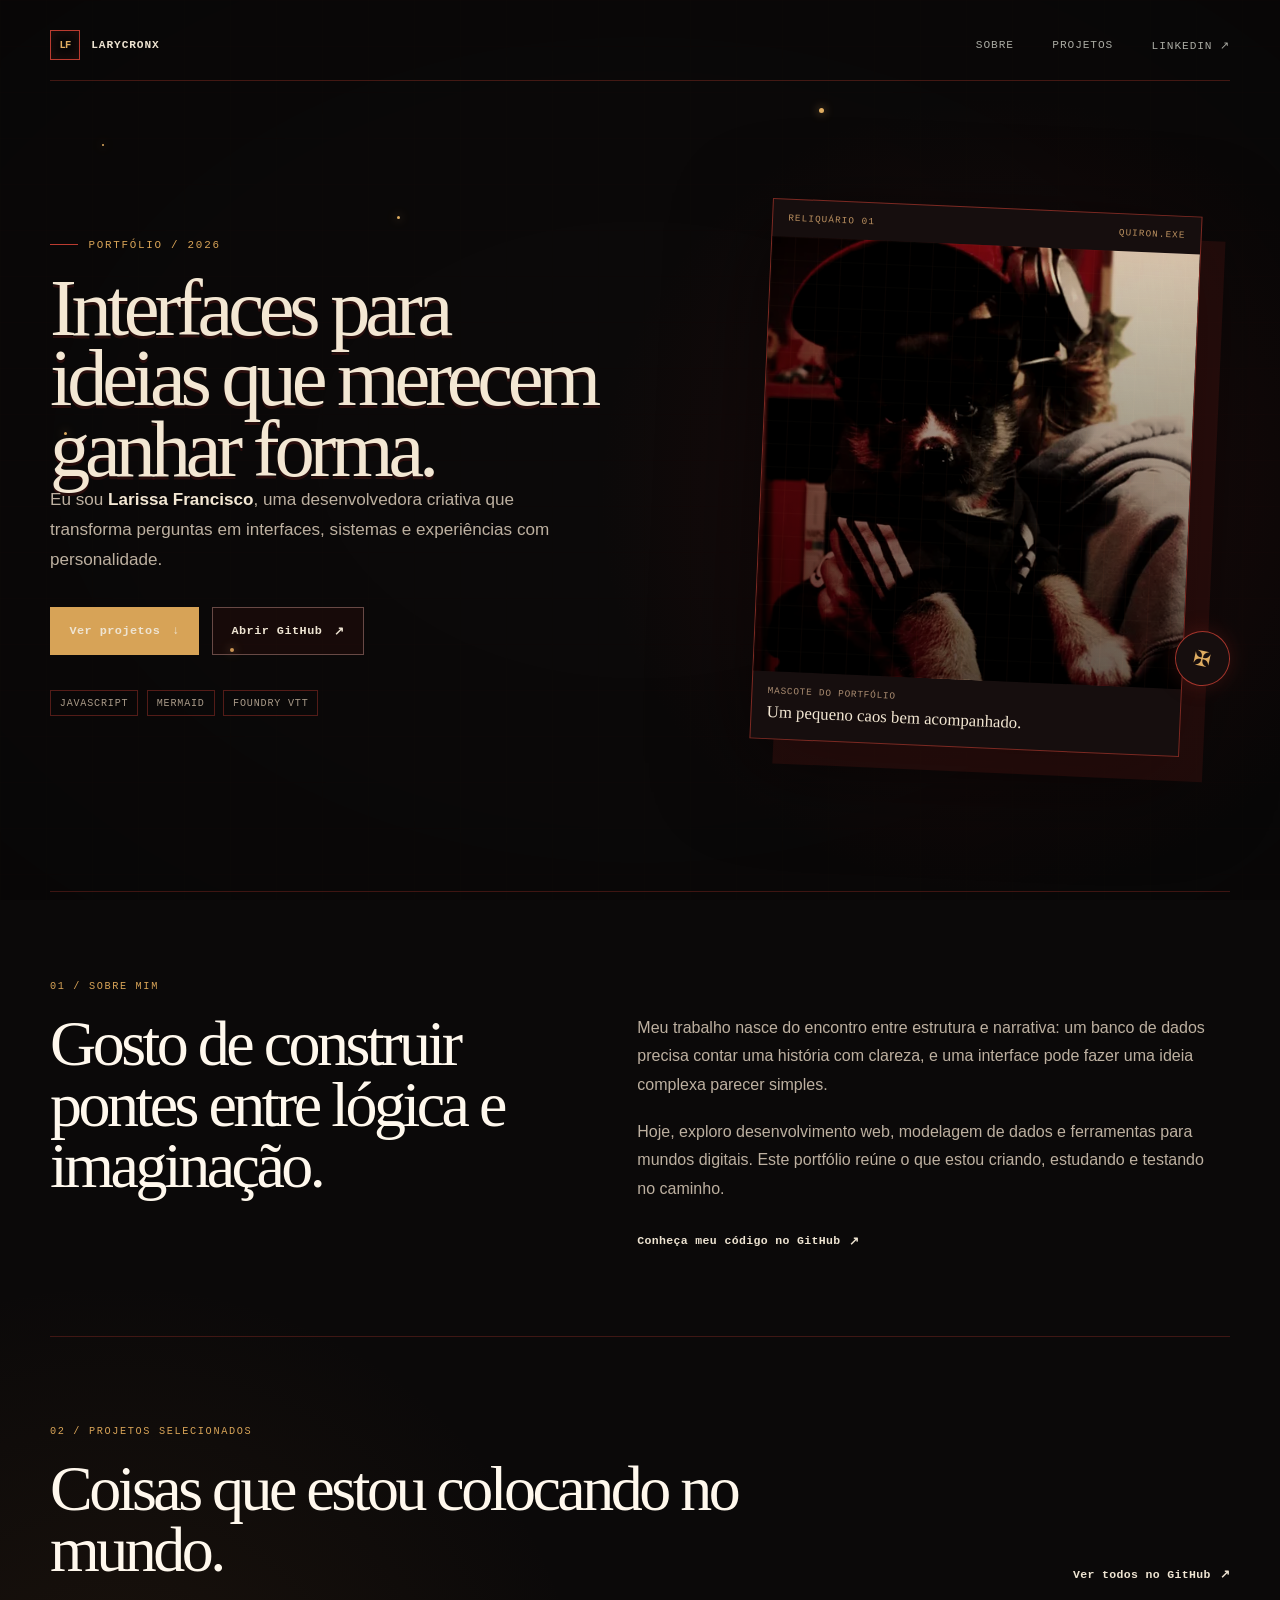
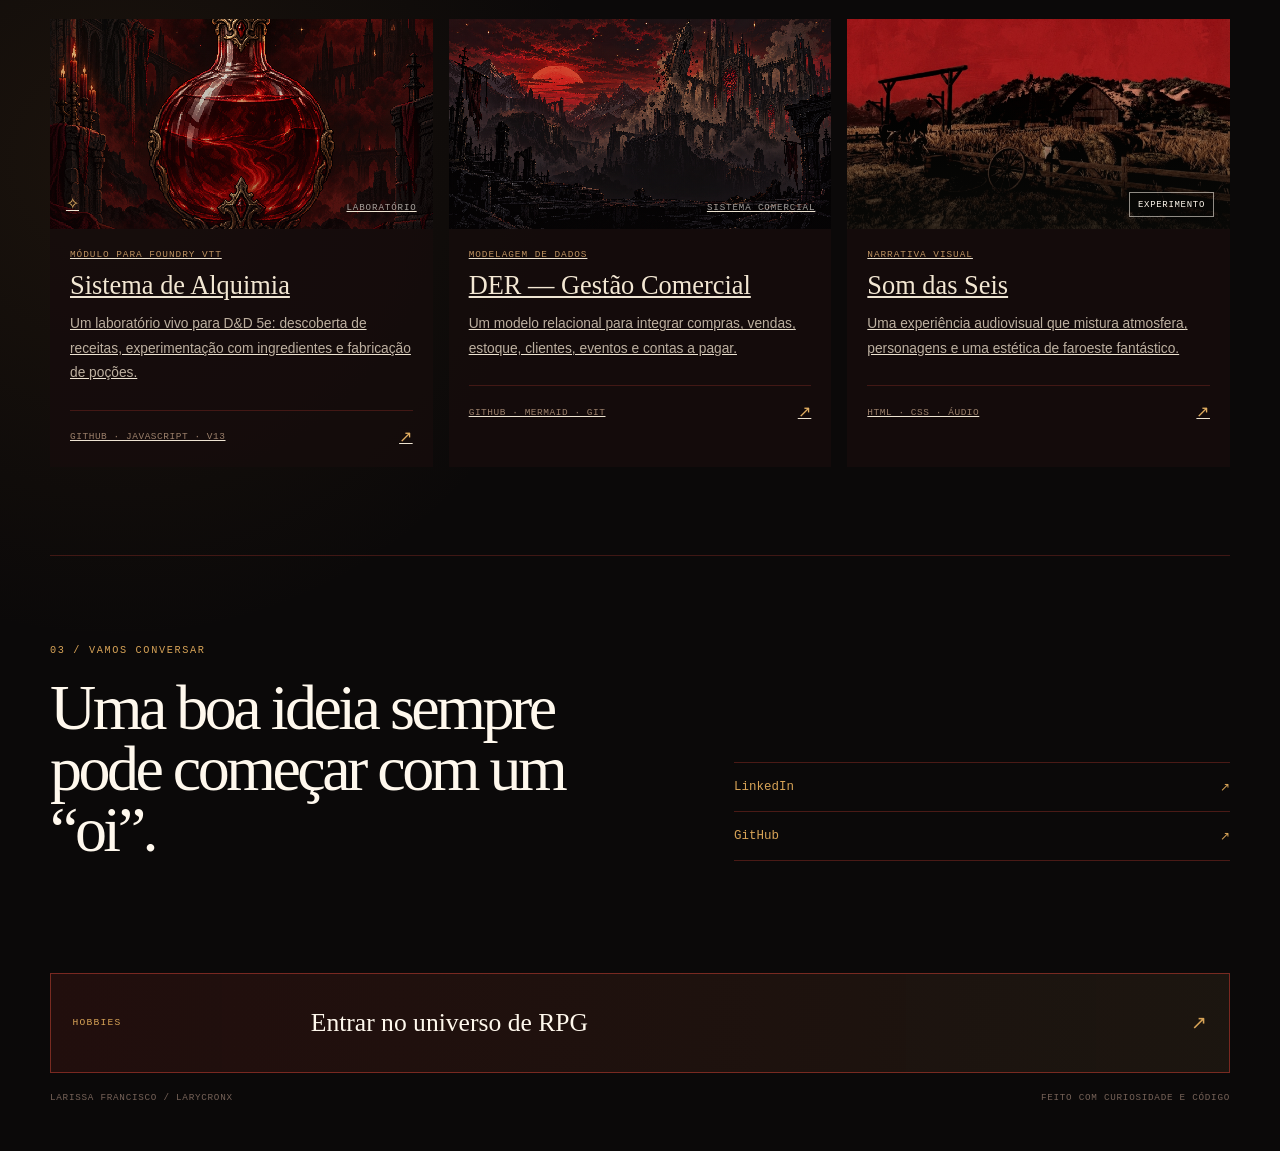
<file: index.html>
<!DOCTYPE html>
<html lang="pt-BR">
<head>
    <meta charset="UTF-8">
    <meta name="viewport" content="width=device-width, initial-scale=1.0">
    <meta name="description" content="Portfólio de Larissa Francisco: interfaces, experimentos criativos e projetos em JavaScript, Mermaid e Foundry VTT.">
    <title>Larissa Francisco — Portfólio</title>
    <link rel="stylesheet" href="styles.css">
</head>
<body class="home-page">
    <div class="home-stars" aria-hidden="true">
        <span style="--x: 8%; --y: 16%; --size: 2px; --delay: -1s;"></span>
        <span style="--x: 18%; --y: 72%; --size: 4px; --delay: -3.2s;"></span>
        <span style="--x: 31%; --y: 24%; --size: 3px; --delay: -2.1s;"></span>
        <span style="--x: 64%; --y: 12%; --size: 5px; --delay: -2.7s;"></span>
        <span style="--x: 78%; --y: 70%; --size: 2px; --delay: -0.5s;"></span>
        <span style="--x: 91%; --y: 30%; --size: 3px; --delay: -3.8s;"></span>
        <span style="--x: 5%; --y: 48%; --size: 3px; --delay: -4.1s;"></span>
    </div>

    <div class="home-shell">
        <header class="home-nav">
            <a class="home-brand" href="index.html" aria-label="Voltar ao início">
                <span class="home-brand-mark">LF</span>
                <span>Larycronx</span>
            </a>
            <nav class="home-menu" aria-label="Navegação principal">
                <a href="#sobre">sobre</a>
                <a href="#projetos">projetos</a>
                <a href="https://www.linkedin.com/in/larissafrancisco07/" target="_blank" rel="noreferrer">LinkedIn <span aria-hidden="true">↗</span></a>
            </nav>
        </header>

        <main>
            <section class="home-hero" id="inicio" aria-labelledby="home-title">
                <div class="home-hero-copy">
                    <p class="home-kicker"><span></span> portfólio / 2026</p>
                    <h1 id="home-title">Interfaces para ideias que merecem ganhar forma.</h1>
                    <p class="home-lead">Eu sou <strong>Larissa Francisco</strong>, uma desenvolvedora criativa que transforma perguntas em interfaces, sistemas e experiências com personalidade.</p>
                    <div class="home-actions">
                        <a class="home-button home-button-primary" href="#projetos">Ver projetos <span aria-hidden="true">↓</span></a>
                        <a class="home-button home-button-secondary" href="https://github.com/Larycronx" target="_blank" rel="noreferrer">Abrir GitHub <span aria-hidden="true">↗</span></a>
                    </div>
                    <div class="home-tags" aria-label="Tecnologias e áreas de interesse">
                        <span>JavaScript</span>
                        <span>Mermaid</span>
                        <span>Foundry VTT</span>
                    </div>
                </div>

                <div class="home-portrait-wrap">
                    <div class="home-portrait-orbit home-portrait-orbit-one" aria-hidden="true"></div>
                    <div class="home-portrait-orbit home-portrait-orbit-two" aria-hidden="true"></div>
                    <div class="home-portrait-card">
                        <div class="home-portrait-topline">
                            <span>reliquário 01</span>
                            <span>Quiron.exe</span>
                        </div>
                        <div class="home-portrait-image">
                            <img src="assets/guaxi.png" alt="Quiron e eu usando boné e fones de ouvido" fetchpriority="high">
                        </div>
                        <div class="home-portrait-caption">
                            <span>mascote do portfólio</span>
                            <strong>Um pequeno caos bem acompanhado.</strong>
                        </div>
                    </div>
                    <span class="home-portrait-stamp" aria-hidden="true">✠</span>
                </div>
            </section>

            <section class="home-about" id="sobre" aria-labelledby="about-title">
                <div class="home-section-index">01 / sobre mim</div>
                <div class="home-about-content">
                    <div>
                        <h2 id="about-title">Gosto de construir pontes entre lógica e imaginação.</h2>
                    </div>
                    <div class="home-about-text">
                        <p>Meu trabalho nasce do encontro entre estrutura e narrativa: um banco de dados precisa contar uma história com clareza, e uma interface pode fazer uma ideia complexa parecer simples.</p>
                        <p>Hoje, exploro desenvolvimento web, modelagem de dados e ferramentas para mundos digitais. Este portfólio reúne o que estou criando, estudando e testando no caminho.</p>
                        <a class="home-text-link" href="https://github.com/Larycronx" target="_blank" rel="noreferrer">Conheça meu código no GitHub <span aria-hidden="true">↗</span></a>
                    </div>
                </div>
            </section>

            <section class="home-projects" id="projetos" aria-labelledby="projects-title">
                <div class="home-section-heading">
                    <div>
                        <div class="home-section-index">02 / projetos selecionados</div>
                        <h2 id="projects-title">Coisas que estou colocando no mundo.</h2>
                    </div>
                    <a class="home-section-link" href="https://github.com/Larycronx?tab=repositories" target="_blank" rel="noreferrer">Ver todos no GitHub <span aria-hidden="true">↗</span></a>
                </div>

                <div class="home-project-grid">
                    <a class="home-project-card home-project-card-featured" href="https://github.com/Larycronx/alchemy-system" target="_blank" rel="noreferrer">
                        <div class="home-project-art home-project-art-alchemy">
                            <span class="home-project-symbol" aria-hidden="true">✧</span>
                            <span class="home-project-art-label">laboratório</span>
                        </div>
                        <div class="home-project-body">
                            <p class="home-project-type">módulo para Foundry VTT</p>
                            <h3>Sistema de Alquimia</h3>
                            <p>Um laboratório vivo para D&amp;D 5e: descoberta de receitas, experimentação com ingredientes e fabricação de poções.</p>
                            <div class="home-project-footer"><span>GitHub · JavaScript · v13</span><span aria-hidden="true">↗</span></div>
                        </div>
                    </a>

                    <a class="home-project-card" href="https://github.com/Larycronx/Der_Banco_De_Dados" target="_blank" rel="noreferrer">
                        <div class="home-project-art home-project-art-database">
                            <span class="home-database-lines" aria-hidden="true"></span>
                            <span class="home-project-art-label">sistema comercial</span>
                        </div>
                        <div class="home-project-body">
                            <p class="home-project-type">modelagem de dados</p>
                            <h3>DER — Gestão Comercial</h3>
                            <p>Um modelo relacional para integrar compras, vendas, estoque, clientes, eventos e contas a pagar.</p>
                            <div class="home-project-footer"><span>GitHub · Mermaid · Git</span><span aria-hidden="true">↗</span></div>
                        </div>
                    </a>

                    <a class="home-project-card home-project-card-visual" href="som-das-seis/som-das-seis.html">
                        <div class="home-project-image-wrap">
                            <img src="assets/Som-das-seis.jpg" alt="Paisagem de fazenda sob um céu vermelho" loading="lazy">
                            <span class="home-project-image-badge">experimento</span>
                        </div>
                        <div class="home-project-body">
                            <p class="home-project-type">narrativa visual</p>
                            <h3>Som das Seis</h3>
                            <p>Uma experiência audiovisual que mistura atmosfera, personagens e uma estética de faroeste fantástico.</p>
                            <div class="home-project-footer"><span>HTML · CSS · áudio</span><span aria-hidden="true">↗</span></div>
                        </div>
                    </a>
                </div>
            </section>

            <section class="home-contact" aria-labelledby="contact-title">
                <div class="home-section-index">03 / vamos conversar</div>
                <div class="home-contact-content">
                    <h2 id="contact-title">Uma boa ideia sempre pode começar com um “oi”.</h2>
                    <div class="home-contact-links">
                        <a href="https://www.linkedin.com/in/larissafrancisco07/" target="_blank" rel="noreferrer"><span>LinkedIn</span><span aria-hidden="true">↗</span></a>
                        <a href="https://github.com/Larycronx" target="_blank" rel="noreferrer"><span>GitHub</span><span aria-hidden="true">↗</span></a>
                    </div>
                </div>
            </section>
        </main>

        <footer class="home-footer">
            <a class="home-hobby-tab" href="rpg.html">
                <span class="home-hobby-label">hobbies</span>
                <span class="home-hobby-title">Entrar no universo de RPG</span>
                <span class="home-hobby-arrow" aria-hidden="true">↗</span>
            </a>
            <div class="home-footer-meta">
                <span>Larissa Francisco / Larycronx</span>
                <span>feito com curiosidade e código</span>
            </div>
        </footer>
    </div>
</body>
</html>
</file>
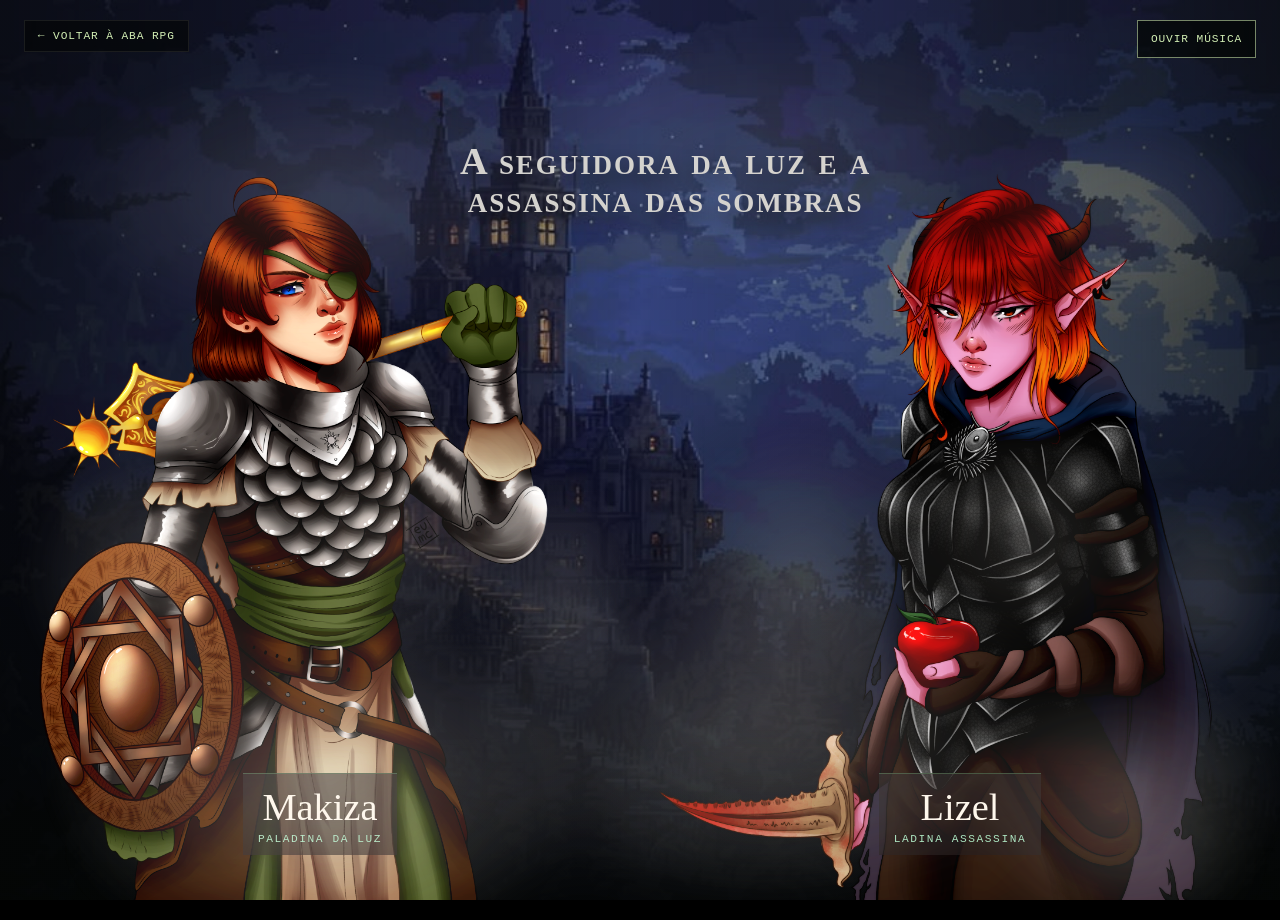
<file: personagens.html>
<!DOCTYPE html>
<html lang="pt-BR">
<head>
    <meta charset="UTF-8">
    <meta name="viewport" content="width=device-width, initial-scale=1.0">
    <title>Personagens | Meu RPG</title>
    <link rel="stylesheet" href="styles.css">
</head>
<body class="characters-page">
    <!-- Música opcional: os navegadores podem bloquear o início automático. -->
    <audio id="rpg-music" src="Music/rpg-theme.mp3" loop preload="auto"></audio>
    <button class="music-toggle" id="music-toggle" type="button" aria-pressed="false">
        Ouvir música
    </button>

    <!-- Retorno para a página que reúne as campanhas. -->
    <a class="characters-home-link" href="rpg.html">← Voltar à aba RPG</a>

    <main class="character-scene" aria-labelledby="characters-title">
        <!-- A névoa fica apenas como camada visual e não bloqueia os cliques. -->
        <div class="mist" aria-hidden="true">
            <span class="mist-layer mist-1"></span>
            <span class="mist-layer mist-2"></span>
            <span class="mist-layer mist-3"></span>
            <span class="mist-layer mist-front"></span>
        </div>

        <!-- Cada coluna é independente; assim uma descrição não fica dentro da outra. -->
        <article class="solo-character solo-character-left">
            <a href="personagens/makiza.html" class="solo-character-link" aria-label="Abrir descrição completa de Makiza">
                <img src="assets/Makiza.png" alt="Makiza, paladina de Pelor">
            </a>
            <div class="solo-character-label">
                <strong>Makiza</strong>
                <span>Paladina da luz</span>
            </div>
            <!-- Resumo aparece ao passar o mouse ou focar o personagem. -->
            <p class="solo-character-description">Makiza é bondosa, calma e inteligente. Ela segue os ensinamentos de Pelor e procura aliviar o sofrimento de quem encontra.</p>
        </article>

        <article class="solo-character solo-character-right">
            <a href="personagens/lizel.html" class="solo-character-link" aria-label="Abrir descrição completa de Lizel">
                <img src="assets/Lizel.png" alt="Lizel, ladina tiefling">
            </a>
            <div class="solo-character-label">
                <strong>Lizel</strong>
                <span>Ladina assassina</span>
            </div>
            <!-- Este resumo segue o mesmo comportamento do painel de Makiza. -->
            <p class="solo-character-description">Lizel é alegre, determinada e sorrateira. Embora tenha um coração enorme, não costuma olhar para trás quando rompe um vínculo.</p>
        </article>

        <!-- Título central decorativo; pointer-events none preserva os cliques. -->
        <div class="tit-character-wrapper">
            <h1 id="characters-title" class="tit-character">A seguidora da luz e a assassina das sombras</h1>
        </div>
    </main>

    <script>
        // Controla a trilha ambiente e mantém a posição ao trocar de página.
        const rpgMusic = document.getElementById("rpg-music");
        const musicToggle = document.getElementById("music-toggle");
        const musicTimeKey = "rpgMusicTime";

        rpgMusic.volume = 0.05;

        // Atualiza o texto e o estado acessível do botão de música.
        function updateMusicButton(isPlaying) {
            musicToggle.textContent = isPlaying ? "Pausar música" : "Ouvir música";
            musicToggle.setAttribute("aria-pressed", String(isPlaying));
        }

        // O play só acontece depois de uma ação do usuário quando o navegador bloquear autoplay.
        musicToggle.addEventListener("click", () => {
            if (rpgMusic.paused) {
                rpgMusic.play().then(() => updateMusicButton(true)).catch(() => updateMusicButton(false));
            } else {
                rpgMusic.pause();
            }
        });

        rpgMusic.addEventListener("play", () => updateMusicButton(true));
        rpgMusic.addEventListener("pause", () => updateMusicButton(false));

        // Salva o ponto atual para a música continuar de onde parou nas outras páginas.
        rpgMusic.addEventListener("timeupdate", () => {
            sessionStorage.setItem(musicTimeKey, String(rpgMusic.currentTime));
        });
        window.addEventListener("pagehide", () => {
            sessionStorage.setItem(musicTimeKey, String(rpgMusic.currentTime));
        });
        rpgMusic.addEventListener("loadedmetadata", () => {
            const savedTime = Number(sessionStorage.getItem(musicTimeKey));
            if (Number.isFinite(savedTime) && savedTime >= 0 && savedTime < rpgMusic.duration) {
                rpgMusic.currentTime = savedTime;
            }
        });

        // Tenta iniciar a trilha, mas deixa o botão disponível se houver bloqueio.
        rpgMusic.play().catch(() => updateMusicButton(false));
    </script>
</body>
</html>
</file>
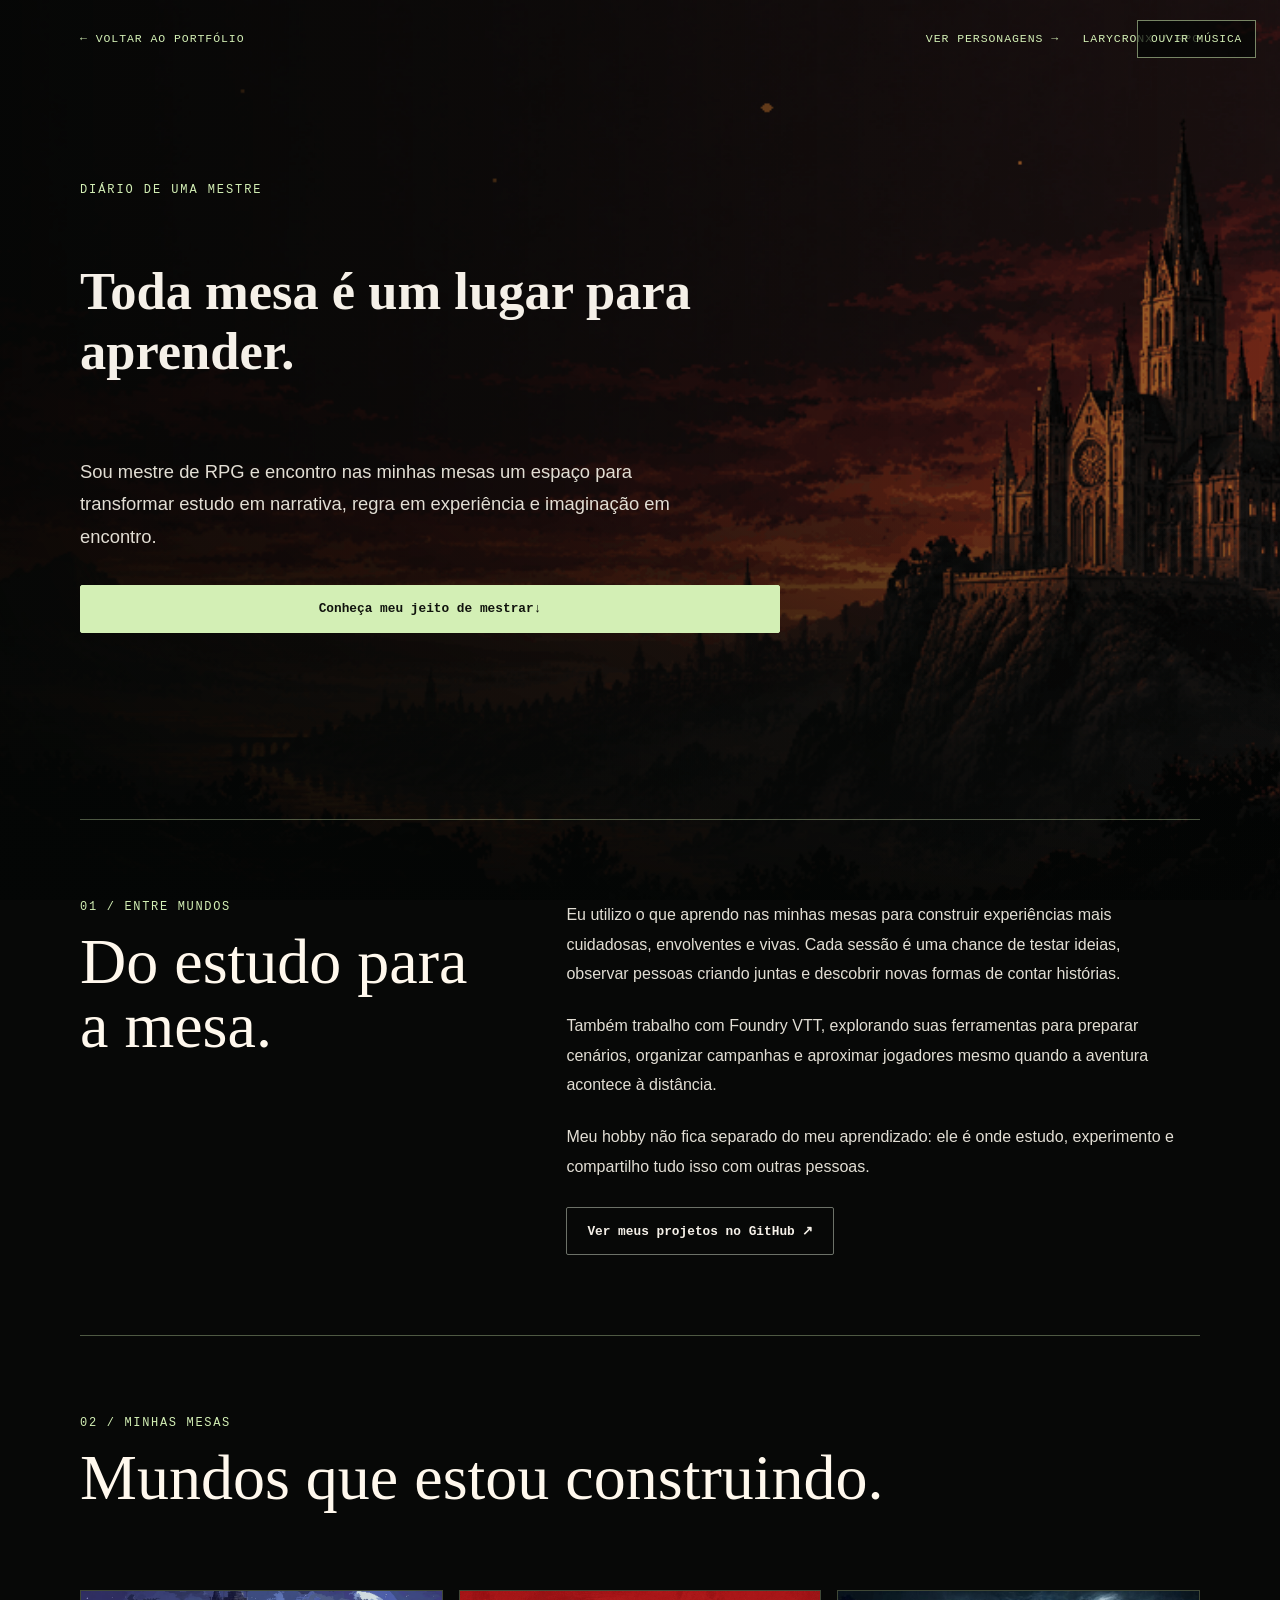
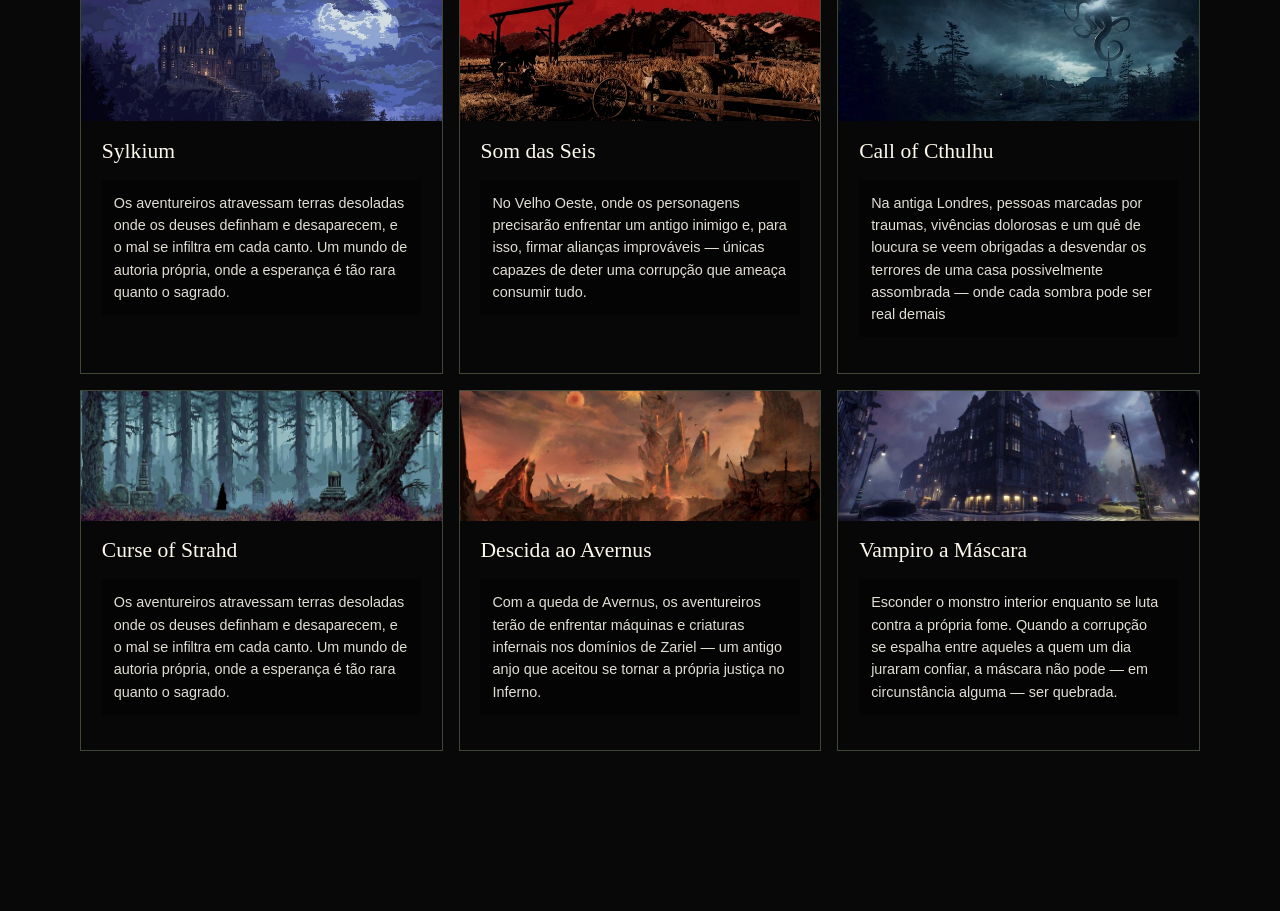
<file: rpg.html>
<!DOCTYPE html>
<html lang="pt-BR">
<head>
<meta charset="UTF-8">
<meta name="viewport" content="width=device-width, initial-scale=1.0">
<title>Mesas de RPG | Meu GitHub</title>
<link rel="stylesheet" href="styles.css">
</head>
<body class="rpg-page">
    <audio id="rpg-music" src="Music/rpg-theme.mp3"  loop preload="auto"></audio>
    <button class="music-toggle" id="music-toggle" type="button" aria-pressed="false">Ouvir música</button>
    <div class="rpg-scene" role="img" aria-label="Catedral em uma atmosfera de fantasia medieval"></div>
    <div class="rpg-vignette" aria-hidden="true"></div>

    <main class="rpg-content">
        <nav class="rpg-nav" aria-label="Navegação principal">
            <a href="index.html" class="back-link">← voltar ao portfólio</a>
            <span class="rpg-mark"><a class="back-link" href="personagens.html">ver personagens →</a> &nbsp; LARYCRONX / RPG</span>
        </nav>

        <section class="rpg-intro" aria-labelledby="rpg-title">
            <p class="eyebrow">diário de uma mestre</p>
            <h1 id="rpg-title">Toda mesa é um lugar para aprender.</h1>
            <p class="rpg-lead">Sou mestre de RPG e encontro nas minhas mesas um espaço para transformar estudo em narrativa, regra em experiência e imaginação em encontro.</p>
            <a class="about-button" href="#foundry">Conheça meu jeito de mestrar <span aria-hidden="true">↓</span></a>
        </section>

        <section class="rpg-story" id="foundry" aria-labelledby="foundry-title">
            <div>
                <p class="section-label">01 / entre mundos</p>
                <h2 id="foundry-title">Do estudo para a mesa.</h2>
            </div>
            <div class="rpg-text">
                <p>Eu utilizo o que aprendo nas minhas mesas para construir experiências mais cuidadosas, envolventes e vivas. Cada sessão é uma chance de testar ideias, observar pessoas criando juntas e descobrir novas formas de contar histórias.</p>
                <p>Também trabalho com Foundry VTT, explorando suas ferramentas para preparar cenários, organizar campanhas e aproximar jogadores mesmo quando a aventura acontece à distância.</p>
                <p>Meu hobby não fica separado do meu aprendizado: ele é onde estudo, experimento e compartilho tudo isso com outras pessoas.</p>
                <a class="github-link" href="https://github.com/Larycronx/alchemy-system" target="_blank" rel="noreferrer">Ver meus projetos no GitHub ↗</a>
                
            </div>
        </section>

        <section class="campaigns" id="campanhas" aria-labelledby="campaigns-title">
            <div class="campaigns-heading">
                <div>
                    <p class="section-label">02 / minhas mesas</p>
                    <h2 id="campaigns-title">Mundos que estou construindo.</h2>
                    <br></br>

            <div class="campaign-grid">
                <article class="campaign-card">
                    <img class="campaign-image" src="assets/Sylkium.jpg" alt="Arte do RPG Sylkium">
                    <h3><a class="campaign-title-link" href="personagens.html">Sylkium</a></h3>
                    <p class="campaign-description">Os aventureiros atravessam terras desoladas onde os deuses definham e desaparecem, e o mal se infiltra em cada canto. Um mundo de autoria própria, onde a esperança é tão rara quanto o sagrado.

</p>
                </article>
                <article class="campaign-card">
                    <img class="campaign-image" src="assets/Som-das-seis.jpg" alt="Arte do RPG Som das Seis">
                    <h3><a class="campaign-title-link" href="som-das-seis/som-das-seis.html">Som das Seis</a></h3>
                    <p class="campaign-description">No Velho Oeste, onde os personagens precisarão enfrentar um antigo inimigo e, para isso, firmar alianças improváveis — únicas capazes de deter uma corrupção que ameaça consumir tudo.</p>
                </article>
                <article class="campaign-card">
                    <img class="campaign-image" src="assets/cuthulhu.jpg" alt="Arte do RPG Cuthullo">
                    <h3>Call of Cthulhu</h3>
                    <p class="campaign-description">Na antiga Londres, pessoas marcadas por traumas, vivências dolorosas e um quê de loucura se veem obrigadas a desvendar os terrores de uma casa possivelmente assombrada — onde cada sombra pode ser real demais</p>
                </article>
                <article class="campaign-card">
                    <img class="campaign-image" src="assets/curse.jpg" alt="Arte do RPG CURSE">
                    <h3>Curse of Strahd</h3>
                    <p class="campaign-description">Os aventureiros atravessam terras desoladas onde os deuses definham e desaparecem, e o mal se infiltra em cada canto. Um mundo de autoria própria, onde a esperança é tão rara quanto o sagrado.</p>
                </article>
                <article class="campaign-card">
                    <img class="campaign-image" src="assets/Descideavernus.jpg" alt="Arte do RPG Descida ao Avernus">
                    <h3>Descida ao Avernus</h3>
                    <p class="campaign-description">Com a queda de Avernus, os aventureiros terão de enfrentar máquinas e criaturas infernais nos domínios de Zariel — um antigo anjo que aceitou se tornar a própria justiça no Inferno.</p>
                </article>
                <article class="campaign-card">
                    <img class="campaign-image" src="assets/Mascara.jpg" alt="Arte do RPG Teste Máscara">
                    <h3>Vampiro a Máscara</h3>
                    <p class="campaign-description">Esconder o monstro interior enquanto se luta contra a própria fome. Quando a corrupção se espalha entre aqueles a quem um dia juraram confiar, a máscara não pode — em circunstância alguma — ser quebrada.</p>
                </article>
            </div>
        </section>
    </main>
    <script>
        // Mantém a mesma música ambiente da página de RPG, em loop contínuo.
        const rpgMusic = document.getElementById("rpg-music");
        const musicToggle = document.getElementById("music-toggle");
        const musicTimeKey = "rpgMusicTime";
        // Volume inicial da trilha: 35% do volume máximo.
        rpgMusic.volume = 0.05;
        rpgMusic.loop = true;

        function updateMusicButton(isPlaying) {
            musicToggle.textContent = isPlaying ? "Pausar música" : "Ouvir música";
            musicToggle.setAttribute("aria-pressed", String(isPlaying));
        }

        musicToggle.addEventListener("click", () => {
            if (rpgMusic.paused) {
                rpgMusic.play().then(() => updateMusicButton(true)).catch(() => {});
            } else {
                rpgMusic.pause();
                updateMusicButton(false);
            }
        });

        rpgMusic.addEventListener("play", () => updateMusicButton(true));
        rpgMusic.addEventListener("pause", () => updateMusicButton(false));
        rpgMusic.addEventListener("timeupdate", () => {
            sessionStorage.setItem(musicTimeKey, String(rpgMusic.currentTime));
        });
        window.addEventListener("pagehide", () => {
            sessionStorage.setItem(musicTimeKey, String(rpgMusic.currentTime));
        });
        rpgMusic.addEventListener("loadedmetadata", () => {
            const savedTime = Number(sessionStorage.getItem(musicTimeKey));
            if (Number.isFinite(savedTime) && savedTime >= 0 && savedTime < rpgMusic.duration) {
                rpgMusic.currentTime = savedTime;
            }
        });

        // Se o navegador bloquear o autoplay, o botão continua disponível para iniciar.
        rpgMusic.play().catch(() => updateMusicButton(false));
    </script>
</body>
</html>
</file>
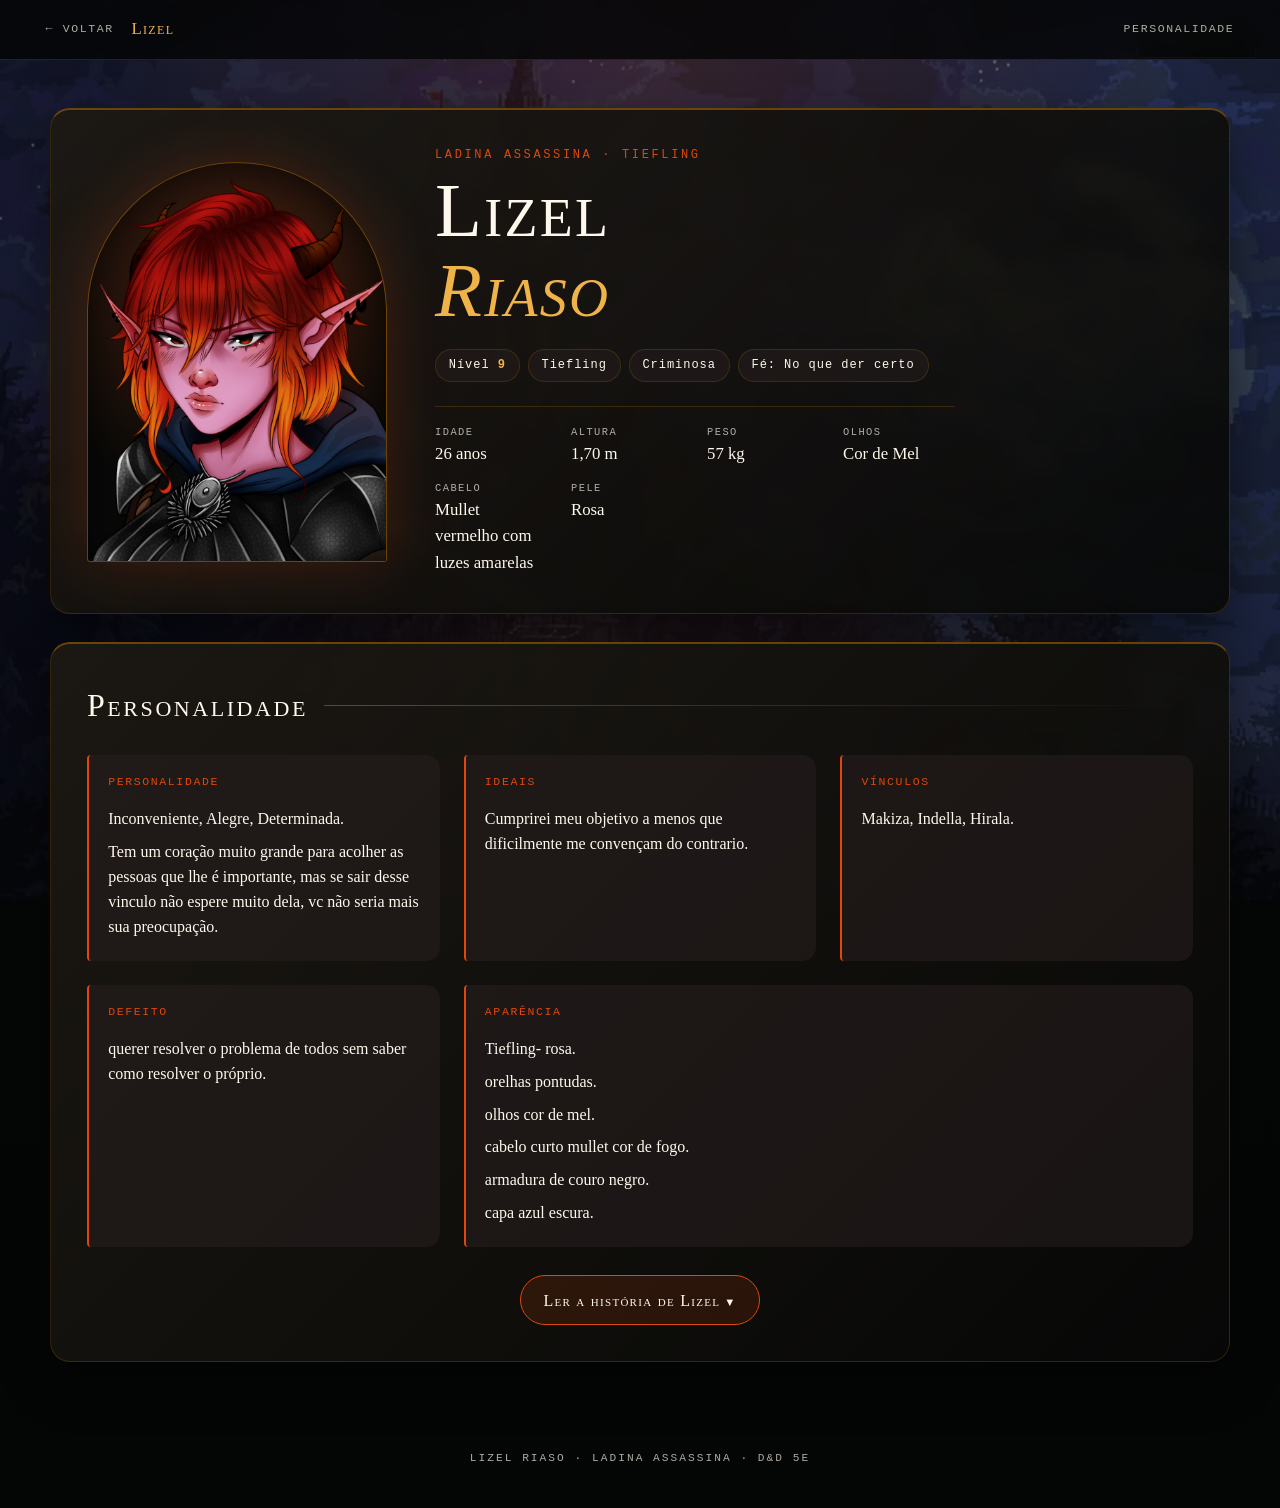
<file: personagens/lizel.html>
<!DOCTYPE html>
<html lang="pt-BR">
<head>
    <meta charset="UTF-8">
    <meta name="viewport" content="width=device-width, initial-scale=1.0">
    <title>Lizel Riaso — Ficha de Personagem</title>
    <link rel="stylesheet" href="makiza.css">
</head>
<body class="song">
 <audio id="rpg-music" src="../Music/rpg-theme.mp3"  loop preload="auto"></audio>
    <button class="music-toggle" id="music-toggle" type="button" aria-pressed="false">Ouvir música</button>
<a class="skip" href="#conteudo">Pular para o conteúdo</a>

<nav class="sheet-nav" aria-label="Seções da ficha">
  <a href="../personagens.html" class="nav-back">← Voltar</a>
  <a href="#topo" class="nav-brand">Lizel</a>
  <a href="#historia">Personalidade</a>
</nav>

<main class="sheet" id="conteudo">

  <!-- ============ CABEÇALHO ============ -->
  <header class="hero" id="topo">
    <figure class="portrait-l">
      <img src="../assets/Lizel.png" alt="Retrato de Lizel Riaso">
    </figure>
    <div class="hero-text">
      <p class="eyebrow">Ladina Assassina · Tiefling</p>
      <h1>Lizel <span>Riaso</span></h1>
      <ul class="chips">
        <li>Nível <b>9</b></li>
        <li>Tiefling</li>
        <li>Criminosa</li>
        <li>Fé: No que der certo</li>
      </ul>
      <dl class="bio-mini">
        <div><dt>Idade</dt><dd>26 anos</dd></div>
        <div><dt>Altura</dt><dd>1,70 m</dd></div>
        <div><dt>Peso</dt><dd>57 kg</dd></div>
        <div><dt>Olhos</dt><dd>Cor de Mel</dd></div>
        <div><dt>Cabelo</dt><dd>Mullet vermelho com luzes amarelas</dd></div>
        <div><dt>Pele</dt><dd>Rosa</dd></div>
      </dl>
    </div>
  </header>

  <!-- ============ PERSONALIDADE ============ -->
  <section class="panel" id="historia">
    <h2>Personalidade</h2>
    <div class="three-col persona">
      <blockquote><h3>Personalidade</h3><ul><li>Inconveniente, Alegre, Determinada.</li><li>Tem um coração muito grande para acolher as pessoas que lhe é importante, mas se sair desse vinculo não espere muito dela, vc não seria mais sua preocupação.</li></ul></blockquote>
      <blockquote><h3>Ideais</h3><ul><li>Cumprirei meu objetivo a menos que dificilmente me convençam do contrario.</li></ul></blockquote>
      <blockquote><h3>Vínculos</h3><ul><li>Makiza, Indella, Hirala.</li></ul></blockquote>
      <blockquote><h3>Defeito</h3><ul><li>querer resolver o problema de todos sem saber como resolver o próprio.</li></ul></blockquote>
      <blockquote class="span-2"><h3>Aparência</h3><ul><li>Tiefling- rosa.</li><li>orelhas pontudas.</li><li>olhos cor de mel.</li><li>cabelo curto mullet cor de fogo.</li><li>armadura de couro negro.</li><li>capa azul escura.</li></ul></blockquote>
    </div>

      <details class="story">
      <summary>Ler a história de Lizel</summary>
      <div class="story-text">
<p>* Meu nome é Lizel e tenho 5 anos aqui escreverei minhas aventuras.</p>
<p>* oje o dia ta nublado, estou denovo ajudano meus pais a preparar a barraca (nada de novo por aqui)</p>
<p>* passou dois dias desde que escrevi aqui e estamos na mesma rotina.. Arma barraca repõe estoque, ficar de olho nos espertalhões... Me pergunto se vou conseguir escrever algo legal aqui</p>
<p>*Não sei quantos dias passaram.. Mas está tudo a mesma coisa de sempre, não tem muito oque escrever.. Me pergunto se terei alguma coisa legal pra anotar aqui.</p>
<p>*Papai falou que amanhã vamos ter que ir na cidade vizinha para comprar mais algumas coisas que estão faltando, espero que eu encontre algo legal pra escrever aqui.</p>
<hr>
<p>Eu tinha 5 anos quando comecei a escrever... Hoje tenho 18... Em algumas semanas 19, não achei que veria este "caderno" novamente, e ainda me lembro do que aconteceu naquela viagem como se fosse ontem... Mas não lembro nada da minha infância enquanto era uma elfa, mas algo aconteceu, não sei exatamente mas hoje sou uma tiefling, é como um pergaminho com traças, mas lembro daquela noite, aquela maldita noite.</p>
<p>Estávamos a caminho da cidade vizinha, Eu, Meu pai e minha mãe.. Era um longo caminho nada mudou, tudo tranquilo e eu estava entediada, ficamos 2 dias para arrumar tudo e a carroça ficou bem carregada, meus pais estavam de bom humor.. No caminho pra casa tivemos que acampar, nosso cavalo estava cansado de mais, havia muito peso.. E pela madrugada eu acordei no susto com um solavanco e dor nos joelho, tudo escuro.. Eu estava com um saco na cabeça e ajoelhada, sentia minhas mão sendo amarradas.. Eu estava muito assustada, tremendo.. Escutei ameaças ao meu pai e minha mãe e minha visão ficando escura... Acordei momentos depois com meus pais ao meu redor, meu pai todo acabado.. Minha mãe com ferimentos em seu rosto.</p>
<p>Não nos restou muito apenas oque havia em nossas barracas acho que os filhos da puta tiveram preguiça de desmontar tudo..</p>
<p>Nossa vida foi uma merda nesses tempos, nosso ouro praticamente todo estava nas mercadorias meus pais fizeram de tudo para sobreviver e eu não pude fazer muito.. Fiz algumas lembrancinhas da cidade para os visitantes e comecei a vender, óbvio que não vendi nada.. Apenas um para uma senhorinha fofa.. Ao invés de vender eu comecei dar as lembrancinhas e pegar alguns ouros de alguns bolsos marcados... Eu era pequena e estava distribuindo presentes.. Não desconfiaram de mim.. Pelo menos foi oque pensei.</p>
<p>Alguns dias depois um guarda me viu metendo a mão no bolso de um cara e logo me levou aos meus pais, fui descuidada.. Meus pais perceberam que o ouro que eu levava pra eles não eram das lembrancinhas e sim dos furtos que eu cometia.. Meu pai perdeu mais um tanto do que tinha.. por esse vacilo meu, e eu jurei pra eles que -eu não faria mais isso ( eu não seria mais descuidada) parei de pegar algumas coisas de viajantes, conheci uns amigos interessantes.. Me ensinaram algumas coisas que não me deixariam ser pega facilmente de novo.. Eu ia ajudar meus pais a todo custo.. Começamos a pegar coisas de quem tinha mais, de quem esbanjava mais e então não sentiriam falta de algumas moedas.</p>
<hr>
<p>Um tempo depois eu já estava maior, tinha mais malícia do mundo mas com a vida na mesma merda.. Em um festival da cidade, na taverna onde eu estava com meus amigos, um homem alto, vestindo todo de preto, com uma "cartola"? preta também, achei que era piada.. Me questionei oque ele queria de mim.. Ele era sombrio e não parecia nada amigável, ele me fez uma proposta, um contrato em que o valor era absurdo, eu nunca tinha visto alguém oferecer tanto... Mas tinha algo, eu teria que matar uma pessoa, eu nem se quer conhecia a pessoa ou algo do tipo, achei ridículo no começo, meus amigos nem estavam prestando atenção... Afinal.. Já estavam bêbados, e eles só sabiam pegar dinheiro do bolso alheio e invadir umas casas... Não saberiam me ajudar com isso. Eu não soube responder e o homem virou as costas e sumiu em meio as pessoas que estavam na taverna, no dia seguinte eu não parava de pensar em como aquele dinheiro iria me ajudar e ajudar minha família, nós teríamos uma vida "boa" era o suficiente pra nós não passarmos sufoco... A noite no caminho de volta pra casa, no final da rua por onde eu seguia havia uma silhueta alta, me aproximando mais um pouco vejo que é o mesmo homem do dia anterior, me encarando profundamente.. Algo me fez caminhar em sua direção e então ele me disse "vc aceita?".. Sua voz áspera e grossa.. Eu havia pensado naquilo o dia todo, achei que seria fácil e aceitei.. Eu assinei o contrato e em um piscar de olhos o homem não estava mais lá... Ouvi um sussurro em meus ouvidos que me diziam onde ir, e eu fui. Cheguei no lugar, era uma rua vazia, afastada do centro movimentado, estava quase de madrugada quando escutei um barulho, alguém se aproximava e então eu me escondi em um beco... A presença daquela pessoa me chamava, algo me fazia sentir que aquela pessoa era a pessoa que eu estava procurando... E então eu escutei novamente o sussurro.. "sua chance" e eu fui, não quero colocar em detalhes pois não foi fácil, não foi bonito. Meu alvo era um elfo, um homem de óculos que carregava alguns pergaminhos, com um olhar assustado, como se soubesse o porquê eu estava ali.. E então eu só fiz.. Arrastei-o pro beco onde eu estava e fiz.. Escutei novamente o sussurro "muito bem", eu fiquei assustada, eu sai correndo... Chegando perto de onde moro, uma silhueta preta aparecia novamente, saindo pela porta da minha casa e indo embora, sumindo em uma esquina.. Eu sai correndo esperando o pior, cheguei em casa estava tudo tranquilo, nada fora do normal a não ser quando cheguei em meu quarto, em minha cama havia dois sacos de ouro.. Eu conclui o contrato... Eu não consegui dormir naquela noite, ao amanhecer tinha muita gente correndo assustada e a cidade estava em alerta pois havia acontecido um assassinato, eu sabia que me encontrariam e eu não poderia ficar ali, peguei os sacos de ouro e guardei no baú no quarto dos meus pais, peguei uma quantia suficiente pra mim, e fui embora deixando apenas um bilhete para meus pais "fui em busca das minhas aventuras, e voltarei para contar todas um dia :)".</p>
<p>Eu juntei algumas coisas em uma mochila e fui embora, passei por muitas cidades, tive algumas aventuras com algumas pessoas, conheci pessoas boas e pessoas ruins... Apareceram mais contratos para mim, eu analisava bem a situação dessa vez pois sinto que cometi um grande erro aquele dia.. Foi difícil por um tempo aceitar oque eu tinha feito, mas acabou se tornando necessidade depois de um tempo, pessoas precisavam de ajuda e eu de dinheiro, então eu fazia, matei alguns bandidos, alguns escravistas, algumas pessoas ruins... Não fizeram falta alguma, e fui me acostumando com o trabalho.</p>
<hr>
<p>Já fazem 2 anos que estou ficando em uma cidadezinha charmosa, gosto muito das pessoas daqui, principalmente daquela loira grandona, Anastácia... , fiz uma amiga, o nome dela é Makiza, uma mulher incrível e espero que continuemos nos dando bem, sei que não sou uma pessoa fácil, o Orlan baixinho que cuida da cidade... Eu ainda não quero ir embora, nem sei se vou, acho que encontrei meu lugar aqui.</p>
<p>Escrevi algumas cartas pros meus pais saberem que estou bem, e recebi uma em resposta, eles estão bem, sentem minha falta, mesmo sabendo disso eu não tenho vontade de voltar, algo que me lembro na carta que me enviaram foi a frase que mais fiquei feliz, "siga suas aventuras e não se preocupe, estamos bem, conheça o mundo como você sempre quis, seja feliz, te amamos muito". Já faz um tempo que não escrevo pra eles também, hoje procurando papiro para uma carta à eles encontrei este caderno. Essa vai ser a última vez que escrevo aqui, pelo menos é oque sinto.. Minhas aventuras não são nada como eu esperava quando eu era pequena, o mundo é lindo e terrível ao mesmo tempo, vou continuar me aventurando, mas não acho que eu conseguiria escrever e ler tudo oque aconteceu, tudo oque fiz. Essa é a última história, minha primeira e última aventura escrita.</p>
      </div>
     </details>
  </section>
</main>


<footer class="sheet-foot">Lizel Riaso · Ladina Assassina · D&amp;D 5e</footer>
<script>
        // Mantém a mesma música ambiente da página de RPG, em loop contínuo.
        const rpgMusic = document.getElementById("rpg-music");
        const musicToggle = document.getElementById("music-toggle");
        const musicTimeKey = "rpgMusicTime";
        // Volume inicial da trilha: 35% do volume máximo.
        rpgMusic.volume = 0.05;
        rpgMusic.loop = true;

        function updateMusicButton(isPlaying) {
            musicToggle.textContent = isPlaying ? "Pausar música" : "Ouvir música";
            musicToggle.setAttribute("aria-pressed", String(isPlaying));
        }

        musicToggle.addEventListener("click", () => {
            if (rpgMusic.paused) {
                rpgMusic.play().then(() => updateMusicButton(true)).catch(() => {});
            } else {
                rpgMusic.pause();
                updateMusicButton(false);
            }
        });

        rpgMusic.addEventListener("play", () => updateMusicButton(true));
        rpgMusic.addEventListener("pause", () => updateMusicButton(false));
        rpgMusic.addEventListener("timeupdate", () => {
            sessionStorage.setItem(musicTimeKey, String(rpgMusic.currentTime));
        });
        window.addEventListener("pagehide", () => {
            sessionStorage.setItem(musicTimeKey, String(rpgMusic.currentTime));
        });
        rpgMusic.addEventListener("loadedmetadata", () => {
            const savedTime = Number(sessionStorage.getItem(musicTimeKey));
            if (Number.isFinite(savedTime) && savedTime >= 0 && savedTime < rpgMusic.duration) {
                rpgMusic.currentTime = savedTime;
            }
        });

        // Se o navegador bloquear o autoplay, o botão continua disponível para iniciar.
        rpgMusic.play().catch(() => updateMusicButton(false));
    </script>
</body>
</html>
</file>
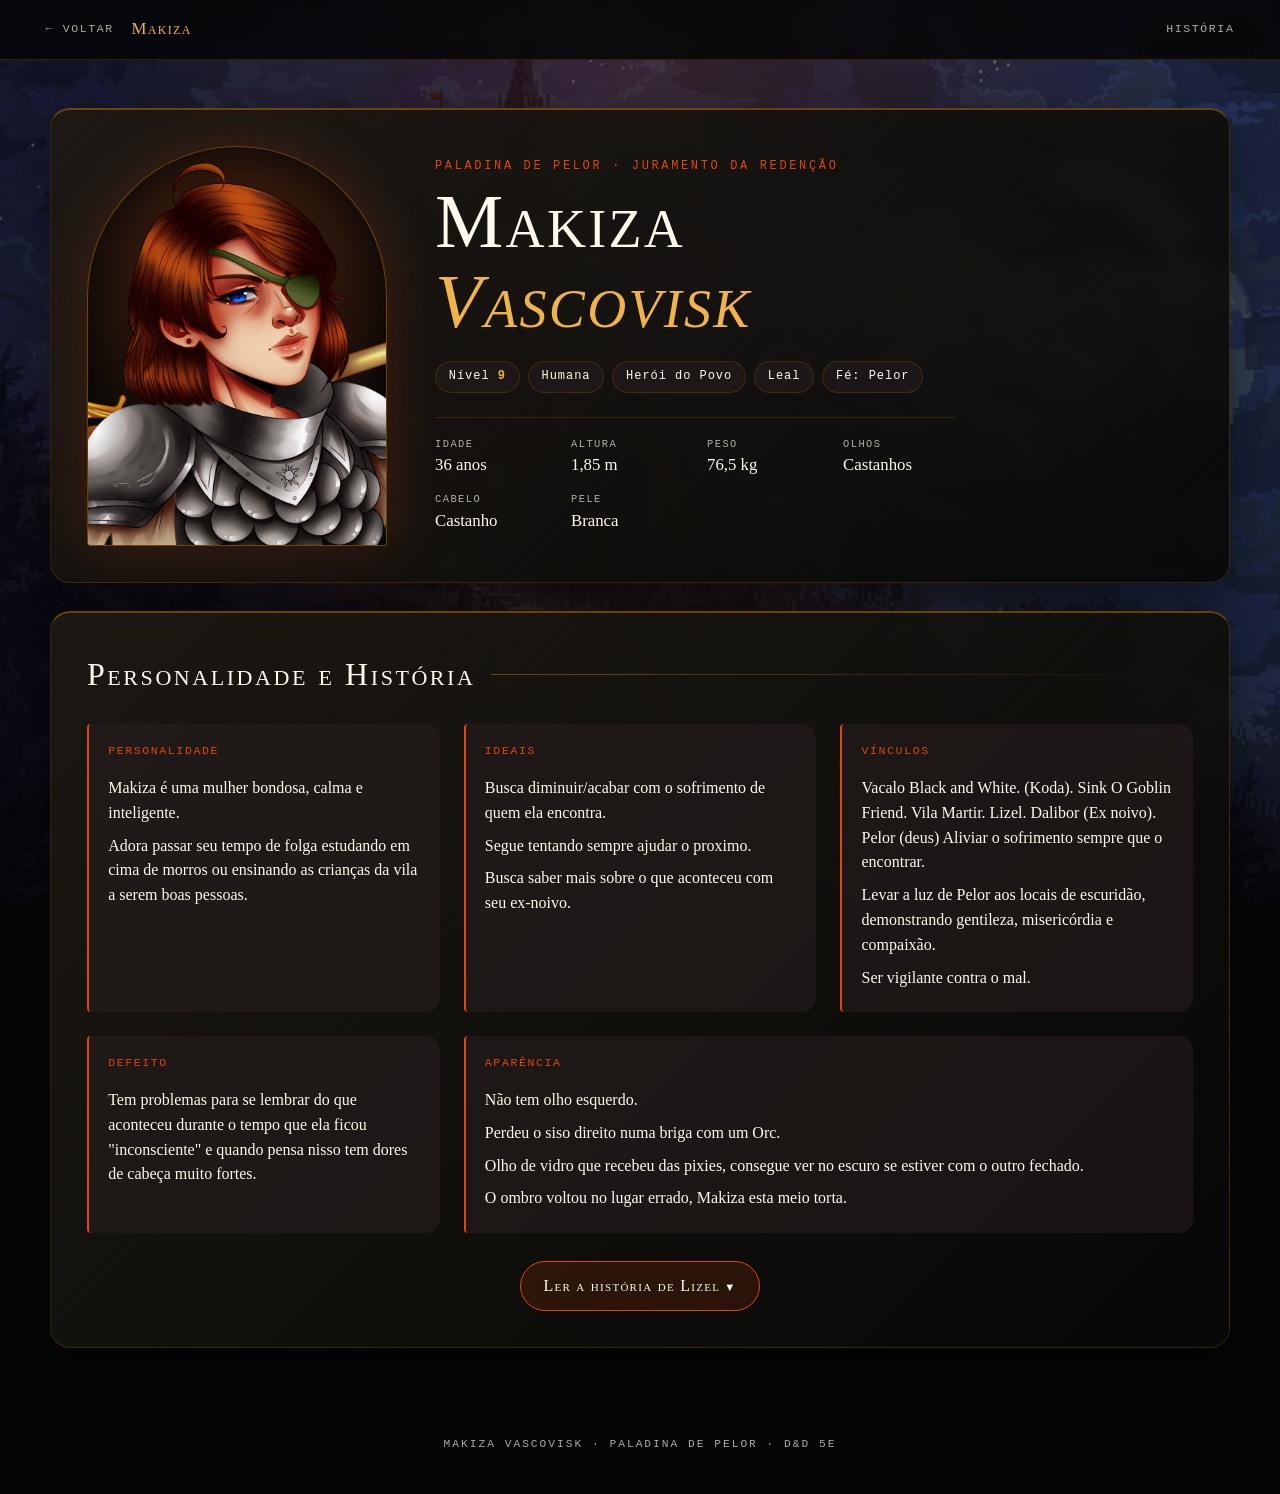
<file: personagens/makiza.html>
<!DOCTYPE html>
<html lang="pt-BR">
<head>
    <meta charset="UTF-8">
    <meta name="viewport" content="width=device-width, initial-scale=1.0">
    <title>Makiza Vascovisk — Ficha de Personagem</title>
    <link rel="stylesheet" href="makiza.css">
</head>
<body class="song">
 <audio id="rpg-music" src="../Music/rpg-theme.mp3"  loop preload="auto"></audio>
    <button class="music-toggle" id="music-toggle" type="button" aria-pressed="false">Ouvir música</button>
<a class="skip" href="#conteudo">Pular para o conteúdo</a>

<nav class="sheet-nav" aria-label="Seções da ficha">
  <a href="../personagens.html" class="nav-back">← Voltar</a>
  <a href="#topo" class="nav-brand">Makiza</a>
  <a href="#historia">História</a>
</nav>

<main class="sheet" id="conteudo">

  <!-- ============ CABEÇALHO ============ -->
  <header class="hero" id="topo">
    <figure class="portrait">
      <img src="../assets/Makiza.png" alt="Retrato de Makiza Vascovisk">
    </figure>
    <div class="hero-text">
      <p class="eyebrow">Paladina de Pelor · Juramento da Redenção</p>
      <h1>Makiza <span>Vascovisk</span></h1>
      <ul class="chips">
        <li>Nível <b>9</b></li>
        <li>Humana</li>
        <li>Herói do Povo</li>
        <li>Leal</li>
        <li>Fé: Pelor</li>
      </ul>
      <dl class="bio-mini">
        <div><dt>Idade</dt><dd>36 anos</dd></div>
        <div><dt>Altura</dt><dd>1,85 m</dd></div>
        <div><dt>Peso</dt><dd>76,5 kg</dd></div>
        <div><dt>Olhos</dt><dd>Castanhos</dd></div>
        <div><dt>Cabelo</dt><dd>Castanho</dd></div>
        <div><dt>Pele</dt><dd>Branca</dd></div>
      </dl>
    </div>
    
    
  </header>
            <!-- ============ HISTÓRIA ============ -->
    <section class="panel" id="historia">
    <h2>Personalidade e História</h2>
    
    <div class="three-col persona">
      <blockquote><h3>Personalidade</h3><ul><li>Makiza é uma mulher bondosa, calma e inteligente.</li><li>Adora passar seu tempo de folga estudando em cima de morros ou ensinando as crianças da vila a serem boas pessoas.</li></ul></blockquote>
      <blockquote><h3>Ideais</h3><ul><li>Busca diminuir/acabar com o sofrimento de quem ela encontra.</li><li>Segue tentando sempre ajudar o proximo.</li><li>Busca saber mais sobre o que aconteceu com seu ex-noivo.</li></ul></blockquote>
      <blockquote><h3>Vínculos</h3><ul><li>Vacalo Black and White. (Koda). Sink O Goblin Friend. Vila Martir. Lizel. Dalibor (Ex noivo). Pelor (deus) Aliviar o sofrimento sempre que o encontrar.</li><li>Levar a luz de Pelor aos locais de escuridão, demonstrando gentileza, misericórdia e compaixão.</li><li>Ser vigilante contra o mal.</li></ul></blockquote>
      <blockquote><h3>Defeito</h3><ul><li>Tem problemas para se lembrar do que aconteceu durante o tempo que ela ficou &quot;inconsciente&quot; e quando pensa nisso tem dores de cabeça muito fortes.</li></ul></blockquote>
      <blockquote class="span-2"><h3>Aparência</h3><ul><li>Não tem olho esquerdo.</li><li>Perdeu o siso direito numa briga com um Orc.</li><li>Olho de vidro que recebeu das pixies, consegue ver no escuro se estiver com o outro fechado.</li><li>O ombro voltou no lugar errado, Makiza esta meio torta.</li></ul></blockquote>
    </div>

      <details class="story">
      <summary>Ler a história de Lizel</summary>
      <div class="story-text">
          <p>Makiza era uma garota normal que vivia em uma vila além das montanhas.</p>
          <p>Um dia a vila onde vivia foi atacada por seguidores do Deus Dagoth, para tentar salvar sua vila ela ofereceu seu olho esquerdo para os inimigos, eles esmagaram o olho dela na frente dela e começaram a gargalhar loucamente. Enquanto ela chorava desesperada, clamando ajuda aos céus o Deus Lethior a levou para o plano espiritual e lhe deu um sermão de que ela deveria seguir em devoção a ele para que ele ajuda-se a salvar a vila.</p>
          <p>Ela aceitou prontamente e Pelor a deu o poder para vencer seus inimigos, quando ela recuperou a consciência todos os inimigos estavam caídos sem vida e seus amigos da vila olhando-a surpresos com o que havia acontecido.</p>
          <p>Depois disso ela seguiu a vida seguindo os ensinamentos de Pelor.</p>
          <p>Makiza viajava de cidade em cidade as vezes só para descansar e outras vezes para fazer alguns trabalhos como aventureira para conseguir dinheiro.</p>
          <p>Após sair de minha vila, segui por muitos caminhos, lutei contra mortos vivos, participei de brigas de bar por diversão, mas sempre honrando meus princípios de aliviar o sofrimentos de quem encontra-se. Cheguei a uma cidade mediana, enquanto estava na taverna em busca de trabalho ou de ajudar alguém, me envolvi em uma briga não muito séria, mas que estava escalando para algo mais sério. Enquanto tentava parar algumas pessoas para curar os feridos. Depois que o dono da taverna (Quem diria que ele era um bárbaro aposentado) chegou e encerrou a briga, me sentei para descançar. Quando derrepente senti um toque em meu ombro me virei e vi um jovem elfo mais baixo do que os que eu ja havia visto antes.- Olá, posso me sentar ao seu lado?</p>
          <p>Eu não estava nem um pouco afim de lidar com aquilo agora, mas não queria ser grossa com ele, ele parecia puro em suas palavras.</p>
          <p>- Fique a vontade estamos em uma cidade livre não é mesmo.</p>
          <p>Ele riu sem jeito da forma como falei e percebi que havia sido um tanto grossa.- Olha me desculpa, hoje foi um dia cheio.</p>
          <p>Ele fez um sinal ao garçom que trouxe um vinho e disse:</p>
          <p>- Vamos esquecer isso e recomeçar, prazer meu nome é Dalibor, sou costureiro aqui na vila e nas horas vagas sou um bardo. E que tal eu ouvir sobre como foi seu dia.</p>
          <p>Aceitei um pouco relutante, mas conversei com ele. Foi uma conversa bem agradável para um completo estranho.</p>
          <p>A partir daquele dia Dalibor sempre me parava para conversar quando me via pela cidade. Um dia ele me viu na taverna e decidiu me chamar para sair, ele me convidou para ir a um teatro.</p>
          <p>Aceitei e ele marcou para a noite do dia seguinte. Quando acordei na manhã seguinte havia uma caixa de presente em minha porta, abri e havia uma bela roupa e um bilhete e o ingresso para o espetáculo.</p>
          <p>“Bela Makiza espero que aceite esse presente, use-o para nosso encontro”. (final do texto).</p>
          <p>O encontro estava marcado para as 7 da noite, cheguei as 6:30 e fiquei esperando, o tempo foi passando as 7h chegaram. Achei que havia sido abandonada logo quando aceitei sair em um encontro depois de um tempo sem aceitar sair com ninguém, sentia uma vontade grande de chorar, mas senti que não deveria abaixar minha cabeça para um pequeno imprevisto afinal de contas nem havia nada entre nós. Entrei no teatro e me sentei para assistir o show, eu estava chateada e acabei não prestando atenção no começo da apresentação, até ouvir uma voz me chamando, olhei para frente e vi no canto do palco Dalibor com o figurino semelhante ao da peça, ele acenou para mim e fez um sinal para eu olhar pro palco.Ele entrou no palco e começou a cantar uma bela canção sobre amar alguém muito diferente de você. Eu senti meu coração bater mais forte por aquele homem de 1,65. Quando o show acabou Dalibor foi ao meu encontro e me disse:</p>
          <p>- Desculpa não ter contado sobre isso, mas eu queria te fazer uma surpresa.</p>
          <p>Olhei para ele com fogo nos olhos e:</p>
          <p>- Você sabe que eu poderia ter ido embora antes de resolver ir ver o show?</p>
          <p>Dalibor:</p>
          <p>- Eu sei, mas confiava que você entraria.</p>
          <p>Daquele dia em diante fomos nos aproximando mais e mais. Ele ouvia sobre meus trabalhos e sobre meu deus.</p>
          <p>Passamos 2 anos namorando até que um dia depois de um belo pedido para um jantar romântico ele me pediu em noivado. Foi tudo tão lindo.</p>
          <p>Enquanto nós organizávamos para o casamento Dalibor recebeu uma carta de sua cidade natal, ele disse que era muito importante e que precisava ir urgentemente.</p>
          <p>Durante 5 meses ele me enviava cartas contando sobre sua viagem e cada carta no primeiro dia do mês vinha acompanhada de um buquê com flores que ele encontrava pelo caminho. Derrepente as cartas pararam, Eu passei muito tempo enviando cartas para ele tentando contatá-lo, nunca consegui uma resposta e fiquei 2 anos esperando alguma noticia, sempre tentando mandar cartas ou tentando conversar com novos viajantes para obter alguma informação, mas nunca resultou em nada.</p>
          <p>Novamente eu me senti abandonada e senti que ele só havia encontrado alguém melhor que eu. Decidi que iria seguir minha vida assim como ele seguiu a dele. Guardei o anel de noivado e o vestido que ganhei em nosso primeiro encontro e parti daquela cidade.</p>
      </div>
     </details>
  </section>


</main>

<footer class="sheet-foot">Makiza Vascovisk · Paladina de Pelor · D&amp;D 5e</footer>
<script>
        // Mantém a mesma música ambiente da página de RPG, em loop contínuo.
        const rpgMusic = document.getElementById("rpg-music");
        const musicToggle = document.getElementById("music-toggle");
        const musicTimeKey = "rpgMusicTime";
        // Volume inicial da trilha: 35% do volume máximo.
        rpgMusic.volume = 0.05;
        rpgMusic.loop = true;

        function updateMusicButton(isPlaying) {
            musicToggle.textContent = isPlaying ? "Pausar música" : "Ouvir música";
            musicToggle.setAttribute("aria-pressed", String(isPlaying));
        }

        musicToggle.addEventListener("click", () => {
            if (rpgMusic.paused) {
                rpgMusic.play().then(() => updateMusicButton(true)).catch(() => {});
            } else {
                rpgMusic.pause();
                updateMusicButton(false);
            }
        });

        rpgMusic.addEventListener("play", () => updateMusicButton(true));
        rpgMusic.addEventListener("pause", () => updateMusicButton(false));
        rpgMusic.addEventListener("timeupdate", () => {
            sessionStorage.setItem(musicTimeKey, String(rpgMusic.currentTime));
        });
        window.addEventListener("pagehide", () => {
            sessionStorage.setItem(musicTimeKey, String(rpgMusic.currentTime));
        });
        rpgMusic.addEventListener("loadedmetadata", () => {
            const savedTime = Number(sessionStorage.getItem(musicTimeKey));
            if (Number.isFinite(savedTime) && savedTime >= 0 && savedTime < rpgMusic.duration) {
                rpgMusic.currentTime = savedTime;
            }
        });

        // Se o navegador bloquear o autoplay, o botão continua disponível para iniciar.
        rpgMusic.play().catch(() => updateMusicButton(false));
    </script>
</body>
</html>
</file>
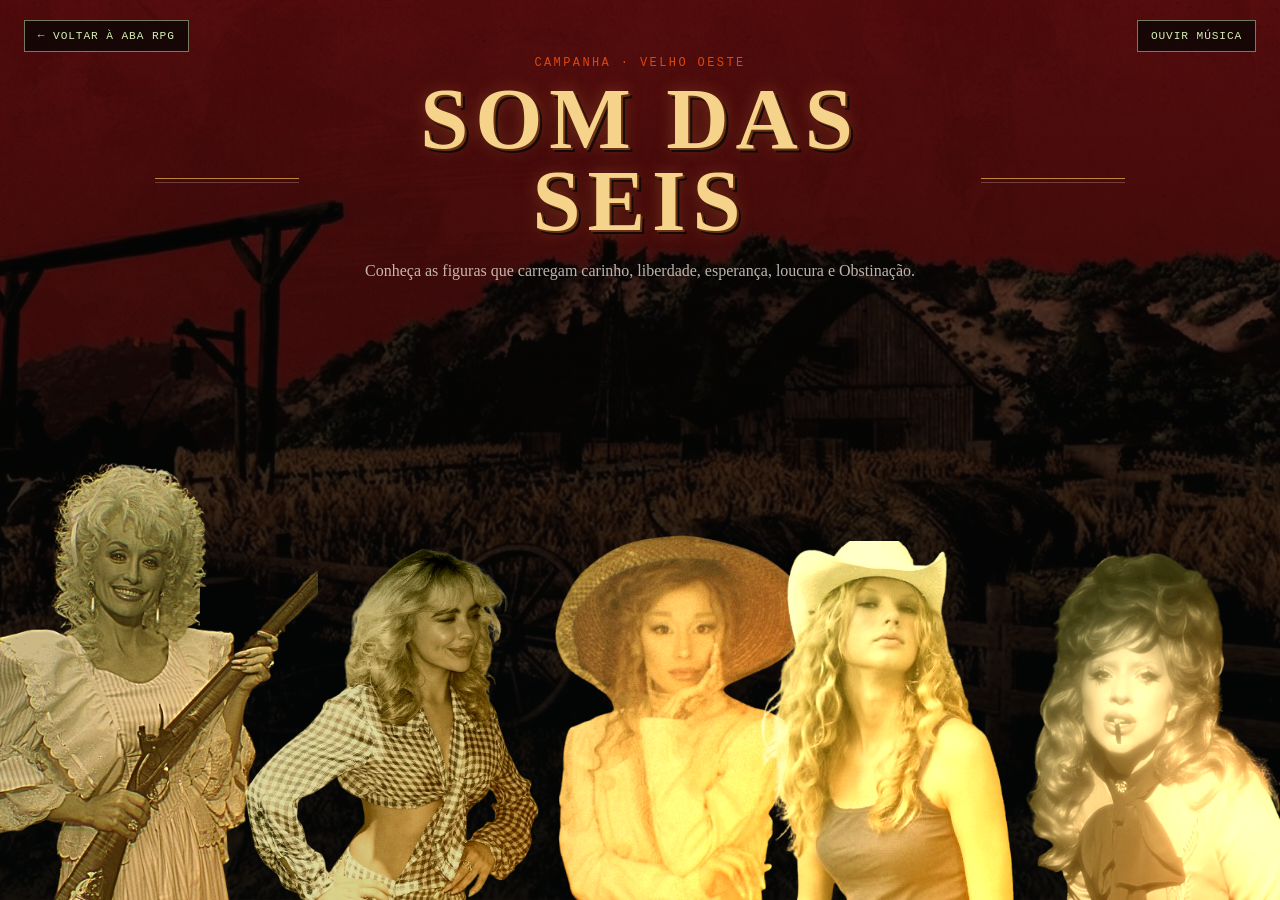
<file: som-das-seis/som-das-seis.html>
<!DOCTYPE html>
<html lang="pt-BR">
<head>
    <meta charset="UTF-8">
    <meta name="viewport" content="width=device-width, initial-scale=1.0">
    <title>Som das Seis | Personagens</title>
    <link rel="stylesheet" href="som-das-seis.css">
</head>
<body class="sound-page">
    <!-- A mesma trilha ambiente usada nas outras páginas do RPG. -->
    <audio id="rpg-music" src="../Music/rpg-theme.mp3" loop preload="auto"></audio>
    <button class="music-toggle" id="music-toggle" type="button" aria-pressed="false">Ouvir música</button>
    <a class="sound-home-link" href="../rpg.html">← Voltar à aba RPG</a>

    <main class="sound-scene" aria-labelledby="sound-title">
        <header class="sound-heading">
            <p class="eyebrow">Campanha · Velho Oeste</p>
            <h1 id="sound-title">Som das Seis</h1>
            <p>Conheça as figuras que carregam carinho, liberdade, esperança, loucura e Obstinação.</p>
        </header>

        <!-- Cada article reúne imagem, identificação e descrição do personagem. -->
        <section class="sound-grid" aria-label="Personagens de Som das Seis">
            <article class="sound-character">
                <button class="sound-character-toggle" type="button" aria-expanded="false" aria-controls="description-dolly">
                    <img src="assets-sds/Dolly.png" alt="Dolly Parton">
                    <span class="sound-character-label"><strong>Dolly Parton</strong><span>Carinho</span></span>
                </button>
                <p class="sound-description" id="description-dolly">A mim pertence a vingança e a retribuição. No devido tempo os pés deles escorregarão; o dia da sua desgraça está chegando e o seu próprio destino se apressa sobre eles.</p>
            </article>

            <article class="sound-character">
                <button class="sound-character-toggle" type="button" aria-expanded="false" aria-controls="description-sabrina">
                    <img src="assets-sds/sabrina.png" alt="Sabrina Carpenter">
                    <span class="sound-character-label"><strong>Sabrina Carpenter</strong><span>Liberdade</span></span>
                </button>
                <p class="sound-description" id="description-sabrina">Deixo com vocês a paz; a minha paz dou a vocês. Não a dou como o mundo a dá. Não se perturbe o coração de vocês nem tenham medo.</p>
            </article>

            <article class="sound-character">
                <button class="sound-character-toggle" type="button" aria-expanded="false" aria-controls="description-ariana">
                    <img src="assets-sds/ariana.png" alt="Ariana Grande">
                    <span class="sound-character-label"><strong>Ariana Grande</strong><span>Esperança</span></span>
                </button>
                <p class="sound-description" id="description-ariana">Aqueles que têm um coração perverso guardam raiva e, mesmo quando são castigados, não clamam pedindo socorro.</p>
            </article>

            <article class="sound-character">
                <button class="sound-character-toggle" type="button" aria-expanded="false" aria-controls="description-taylor">
                    <img src="assets-sds/taylor.png" alt="Taylor Swift">
                    <span class="sound-character-label"><strong>Taylor Swift</strong><span>Loucura</span></span>
                </button>
                <p class="sound-description" id="description-taylor">Portanto, não se preocupem com o amanhã, pois o amanhã trará as suas próprias preocupações. Basta a cada dia o seu próprio mal.</p>
            </article>

            <article class="sound-character">
                <button class="sound-character-toggle" type="button" aria-expanded="false" aria-controls="description-lady">
                    <img src="assets-sds/lady.png" alt="Lady Gaga">
                    <span class="sound-character-label"><strong>Lady Gaga</strong><span>Obstinação</span></span>
                </button>
                <p class="sound-description" id="description-lady">Não te canses para enriqueceres; dá de mão à tua própria sabedoria.</p>
            </article>
        </section>
    </main>

    <script>
        // Abre uma descrição por clique e atualiza aria-expanded para teclado e leitores de tela.
        document.querySelectorAll(".sound-character-toggle").forEach((button) => {
            button.addEventListener("click", () => {
                const isOpen = button.getAttribute("aria-expanded") === "true";
                document.querySelectorAll(".sound-character-toggle").forEach((otherButton) => {
                    otherButton.setAttribute("aria-expanded", "false");
                });
                button.setAttribute("aria-expanded", String(!isOpen));
            });
        });

        // Controla a música com o mesmo estado compartilhado das páginas de RPG.
        const rpgMusic = document.getElementById("rpg-music");
        const musicToggle = document.getElementById("music-toggle");
        const musicTimeKey = "rpgMusicTime";
        rpgMusic.volume = 0.05;

        function updateMusicButton(isPlaying) {
            musicToggle.textContent = isPlaying ? "Pausar música" : "Ouvir música";
            musicToggle.setAttribute("aria-pressed", String(isPlaying));
        }

        musicToggle.addEventListener("click", () => {
            if (rpgMusic.paused) {
                rpgMusic.play().then(() => updateMusicButton(true)).catch(() => updateMusicButton(false));
            } else {
                rpgMusic.pause();
            }
        });
        rpgMusic.addEventListener("play", () => updateMusicButton(true));
        rpgMusic.addEventListener("pause", () => updateMusicButton(false));
        rpgMusic.addEventListener("timeupdate", () => sessionStorage.setItem(musicTimeKey, String(rpgMusic.currentTime)));
        window.addEventListener("pagehide", () => sessionStorage.setItem(musicTimeKey, String(rpgMusic.currentTime)));
        rpgMusic.addEventListener("loadedmetadata", () => {
            const savedTime = Number(sessionStorage.getItem(musicTimeKey));
            if (Number.isFinite(savedTime) && savedTime >= 0 && savedTime < rpgMusic.duration) rpgMusic.currentTime = savedTime;
        });
        rpgMusic.play().catch(() => updateMusicButton(false));
    </script>
</body>
</html>
</file>
<file: styles.css>
/* ===== Configuração global: aplica box-sizing previsível a todos os elementos ===== */
* {
    box-sizing: border-box;
}

/* ===== Estrutura base do documento: remove margens e define o fundo geral ===== */
html, /* Tipografia, centralização e prevenção de rolagem horizontal do corpo */
body {
    margin: 0;
    min-height: 100%;
    background: #000;
}

/* ===== Camada de estrelas: ocupa a tela inteira e fica atrás do conteúdo ===== */
.stars {
    position: fixed;
    inset: 0;
    z-index: 0;
    pointer-events: none;
}

/* Aparência e posicionamento individual de cada estrela animada */
.star {
    position: absolute;
    left: var(--x);
    top: var(--y);
    width: var(--size);
    height: var(--size);
    border-radius: 50%;
    background: #fff;
    box-shadow: 0 0 5px #fff;
    animation: star-shimmer 5s ease-in-out var(--delay) infinite;
}

/* Variação de brilho para estrelas em posições pares */
.star:nth-child(2n) {
    box-shadow: 0 0 8px #fff;
}

/* Variação de brilho para estrelas múltiplas de três */
.star:nth-child(3n) {
    box-shadow: 0 0 11px #fff;
}

body {
    display: flex;
    justify-content: center;
    align-items: center;
    min-height: 100vh;
    overflow-x: hidden;
    color: #f5f0e8;
    font-family: Georgia, "Times New Roman", serif;
    font-size: 35px;
}

/* ===== Arte em pixel: grade fixa usada para montar a ilustração principal ===== */
/* 22 colunas x 21 linhas, como a imagem original */
.pixel-art {
    position: relative;
    z-index: 1;
    display: grid;
    grid-template-columns: repeat(22, 21px);
    grid-template-rows: repeat(21, 21px);
    width: 463px;
    height: 442px;
    background: #000;
    border-right: 1px solid #000;
    border-bottom: 1px solid #000;
    image-rendering: pixelated;
    animation: float 3.6s ease-in-out infinite;
}

/* Animação de flutuação vertical da arte em pixel */
@keyframes float {
    0%, 100% { top: 0; }
    50% { top: -7px; }
}

/* Animação de surgimento, brilho, deslocamento e desaparecimento das estrelas */
@keyframes star-shimmer {
    0%, 28% {
        opacity: 0;
        transform: translate(0, 0) scale(0.45);
    }
    40%, 58% {
        opacity: 1;
        transform: translate(0, 0) scale(1);
    }
    68% {
        opacity: 0;
        transform: translate(var(--shift-x), var(--shift-y)) scale(0.45);
    }
    82%, 100% {
        opacity: 0.9;
        transform: translate(var(--shift-x), var(--shift-y)) scale(1);
    }
}

/* Tamanho padrão de cada célula da grade de pixel art */
.pixel {
    width: 21px;
    height: 21px;
}

/* Paleta da pixel art: classes representam as cores dos pixels */
.K { background: #000000; }
.D { background: #1D1E18; }
.G { background: #808080; }
.W { background: #FBFBFB; }

/* ===== Página inicial: container geral, largura máxima e espaçamento entre seções ===== */
.portfolio {
    position: relative;
    z-index: 2;
    display: grid;
    gap: 7rem;
    width: min(1120px, calc(100% - 48px));
    margin: 0 auto;
    padding: 3rem 0 5rem;
}

/* Seção de destaque inicial com texto de apresentação e arte */
.hero {
    display: grid;
    grid-template-columns: minmax(0, 0.9fr) minmax(340px, 1.1fr);
    align-items: center;
    min-height: 82vh;
    gap: 3rem;
}

/* Texto curto acima do título, usado como identificação da seção */
.eyebrow {
    margin: 0 0 1.25rem;
    color: #d3efb5;
    font-family: "Courier New", monospace;
    font-size: 0.75rem;
    letter-spacing: 0.16em;
    text-transform: uppercase;
}

/* Título/apresentação principal antes das regras compartilhadas dos botões */
.about-button {
    max-width: 750px;
    margin: 0;
    color: #fff8ed;
    font-size: clamp(3.4rem, 8vw, 7.2rem);
    font-weight: 400;
    line-height: 0.92;
}

/* Texto descritivo do bloco de abertura */
.hero-copy {
    max-width: 510px;
    margin: 1.8rem 0 2rem;
    color: #bdb8ae;
    font-family: "Trebuchet MS", sans-serif;
    font-size: 1.05rem;
    line-height: 1.7;
}

/* Agrupa os botões e permite quebra de linha em telas estreitas */
.actions {
    display: flex;
    align-items: center;
    gap: 1.25rem;
    flex-wrap: wrap;
}

/* Estilo compartilhado dos botões de ação */
.about-button,
/* Variação visual do botão/link do GitHub */
.github-link {
    display: inline-flex;
    align-items: center;
    justify-content: center;
    min-height: 48px;
    padding: 0.8rem 1.25rem;
    border: 1px solid #d3efb5;
    border-radius: 2px;
    color: #10130d;
    background: #d3efb5;
    font-family: "Courier New", monospace;
    font-size: 0.8rem;
    font-weight: 700;
    text-decoration: none;
    transition: transform 180ms ease, background 180ms ease;
}

/* Feedback visual ao passar o mouse sobre os botões */
.about-button:hover,
.github-link:hover {
    background: #fff8ed;
    transform: translateY(-3px);
}

.github-link {
    border-color: #6c7168;
    color: #f5f0e8;
    background: transparent;
}

/* Link para a página de RPG */
.rpg-link {
    display: inline-flex;
    align-items: center;
    gap: 0.6rem;
    margin-top: 1.5rem;
    color: #d3efb5;
    font-family: "Courier New", monospace;
    font-size: 0.8rem;
    font-weight: 700;
    text-decoration: none;
    transition: color 180ms ease, transform 180ms ease;
}

/* Interação do link de RPG ao passar o mouse */
.rpg-link:hover {
    color: #fff8ed;
    transform: translateX(4px);
}

/* Assinatura ou crédito em fonte monoespaçada discreta */
.signature {
    color: #827f78;
    font-family: "Courier New", monospace;
    font-size: 0.75rem;
}

/* Área que centraliza a arte e cria linhas horizontais de separação */
.art-stage {
    display: grid;
    place-items: center;
    min-height: 520px;
    border-top: 1px solid rgba(211, 239, 181, 0.28);
    border-bottom: 1px solid rgba(211, 239, 181, 0.28);
}

/* Elemento decorativo circular atrás da arte */
.art-stage::before {
    position: absolute;
    width: 340px;
    height: 340px;
    border: 1px solid rgba(211, 239, 181, 0.16);
    border-radius: 50%;
    content: "";
}

/* Seção de perfil com coluna de título e coluna de texto */
.profile {
    display: grid;
    grid-template-columns: 0.8fr 1.2fr;
    gap: 4rem;
    padding: 4rem 0;
    border-top: 1px solid rgba(255, 248, 237, 0.2);
}

/* Rótulos pequenos em caixa alta usados para identificar seções */
.section-label {
    margin: 0 0 1rem;
    color: #d3efb5;
    font-family: "Courier New", monospace;
    font-size: 0.75rem;
    letter-spacing: 0.14em;
    text-transform: uppercase;
}

/* Estilo geral dos subtítulos das seções */
h2 {
    margin: 0;
    color: #fff8ed;
    font-size: clamp(2.3rem, 5vw, 4.5rem);
    font-weight: 400;
    line-height: 1;
}

/* Texto da seção de perfil */
.profile p {
    max-width: 600px;
    margin: 0 0 1.5rem;
    color: #bdb8ae;
    font-family: "Trebuchet MS", sans-serif;
    font-size: 1rem;
    line-height: 1.8;
}

/* ===== Página de RPG: base, fundo escuro e altura mínima da tela ===== */
.rpg-page {
    display: block;
    position: relative;
    min-height: 100vh;
    background: #070807;
}

/* Camadas fixas que formam a cena de fundo e sua sobreposição */
.rpg-scene,
/* Gradientes escuros para melhorar a leitura sobre a imagem */
.rpg-vignette {
    position: fixed;
    inset: 0;
}

/* Imagem de fundo da página de RPG */
.rpg-scene {
    z-index: 0;
    background-image: url("assets/Catedral.gif");
    background-position: center;
    background-size: cover;
    filter: saturate(0.75) contrast(1.05);
}

.rpg-vignette {
    z-index: 1;
    background: linear-gradient(90deg, rgba(4, 6, 5, 0.92) 0%, rgba(4, 6, 5, 0.68) 43%, rgba(4, 6, 5, 0.2) 100%), linear-gradient(0deg, rgba(4, 6, 5, 0.8), transparent 45%);
}

/* Conteúdo da página de RPG acima das camadas de fundo */
.rpg-content {
    position: relative;
    z-index: 2;
    width: min(1120px, calc(100% - 48px));
    margin: 0 auto;
    padding: 2rem 0 6rem;
}

/* Barra de navegação da página de RPG */
.rpg-nav {
    display: flex;
    align-items: center;
    justify-content: space-between;
    gap: 1rem;
    font-family: "Courier New", monospace;
    font-size: 0.72rem;
    letter-spacing: 0.08em;
    text-transform: uppercase;
}

/* Cores dos links e da marca da página de RPG */
.back-link,
.rpg-mark {
    color: #d3efb5;
    text-decoration: none;
}

/* Estado de hover do link de retorno */
.back-link:hover {
    color: #fff8ed;
}

/* Bloco de introdução e título principal do RPG */
.rpg-intro {
    display: flex;
    flex-direction: column;
    justify-content: center;
    min-height: 86vh;
    max-width: 700px;
    padding: 5rem 0 8rem;
}

/* Limita a largura do título para manter boa leitura */
.rpg-intro h1 {
    max-width: 680px;
}

/* Texto de chamada da introdução do RPG */
.rpg-lead {
    max-width: 590px;
    margin: 2rem 0;
    color: #e2ded4;
    font-family: "Trebuchet MS", sans-serif;
    font-size: 1.15rem;
    line-height: 1.75;
}

/* Seção narrativa com título e texto em duas colunas */
.rpg-story {
    display: grid;
    grid-template-columns: 0.8fr 1.2fr;
    gap: 4rem;
    padding: 5rem 0;
    border-top: 1px solid rgba(211, 239, 181, 0.35);
}

/* Alinha o título narrativo e o ícone do GitHub */
.alchemy-heading {
    display: flex;
    align-items: center;
    gap: 1.25rem;
}

/* Dimensões e cor do ícone do GitHub */
.github-icon {
    flex: 0 0 auto;
    width: 20px;
    height: 20px;
    color: currentColor;
}

/* Limita a largura do texto narrativo */
.rpg-text {
    max-width: 620px;
}

/* Parágrafos da narrativa */
.rpg-text p {
    margin: 0 0 1.4rem;
    color: #e2ded4;
    font-family: "Trebuchet MS", sans-serif;
    font-size: 1rem;
    line-height: 1.85;
}

/* ===== Campanhas: seção que lista os projetos/cartas de campanha ===== */
.campaigns {
    padding: 5rem 0 2rem;
    border-top: 1px solid rgba(211, 239, 181, 0.35);
}

/* Cabeçalho da lista de campanhas */
.campaigns-heading {
    display: flex;
    align-items: end;
    justify-content: space-between;
    gap: 2rem;
    margin-bottom: 2rem;
}

/* Observação auxiliar ao lado do título das campanhas */
.campaigns-note {
    max-width: 270px;
    margin: 0 0 0.35rem;
    color: #bdb8ae;
    font-family: "Courier New", monospace;
    font-size: 0.75rem;
    line-height: 1.6;
}

/* Grade responsiva das cartas de campanha */
.campaign-grid {
    display: grid;
    grid-template-columns: repeat(3, 1fr);
    gap: 1rem;
}

/* Aparência e dimensões de cada carta de campanha */
.campaign-card {
    min-height: 210px;
    padding: 1.3rem;
    border: 1px solid rgba(211, 239, 181, 0.28);
    background: rgba(7, 8, 7, 0.68);
    transition: border-color 180ms ease, background 180ms ease;
}

/* Realce da carta quando ela recebe foco ou hover */
.campaign-card:focus-within,
.campaign-card:hover {
    border-color: rgba(211, 239, 181, 0.75);
    background: rgba(7, 8, 7, 0.82);
}

/* Título de cada campanha */
.campaign-card h3 {
    margin: 0 0 1rem;
    color: #fff8ed;
    font-size: 1.35rem;
    font-weight: 400;
}

/* Link clicável do título da campanha */
.campaign-title-link {
    color: inherit;
    text-decoration: none;
}

/* Cor do título ao passar o mouse */
.campaign-title-link:hover {
    color: #d3efb5;
}

/* Imagem de capa das campanhas */
.campaign-image {
    display: block;
    width: calc(100% + 2.6rem);
    height: 130px;
    margin: -1.3rem -1.3rem 1.1rem;
    object-fit: cover;
    object-position: center;
    filter: saturate(0.8) contrast(1.05);
}

/* Caixa de descrição dentro da carta de campanha */
.campaign-description {
    display: block;
    width: 100%;
    min-height: 112px;
    padding: 0.75rem;
    color: #e2ded4;
    background: rgba(0, 0, 0, 0.3);
    font-family: "Trebuchet MS", sans-serif;
    font-size: 0.9rem;
    line-height: 1.55;
}

/* ===== Página de personagens: fundo ilustrado e viewport controlado ===== */
.characters-page {
    display: block;
    position: relative;
    min-height: 100vh;
    height: 100vh;
    overflow-x: hidden;
    overflow-y: hidden;
    color: #f5f0e8;
    background: #070807 url("assets/Sylkium.jpg") center / cover fixed no-repeat;
}

/* Vinheta sobre o fundo para aumentar o contraste dos personagens e textos */
.characters-page::before {
    position: fixed;
    inset: 0;
    z-index: 1;
    pointer-events: none;
    content: "";
    background: linear-gradient(90deg, rgba(4, 6, 5, 0.78), rgba(4, 6, 5, 0.32) 50%, rgba(4, 6, 5, 0.78)), linear-gradient(0deg, rgba(4, 6, 5, 0.9), transparent 55%);
}

/* Cena principal com duas áreas para os personagens laterais */
.character-scene {
    position: relative;
    display: grid;
    grid-template-columns: 1fr 1fr;
    align-items: center;
    width: 100%;
    height: 100vh;          /* era 100% — não funcionava */
    z-index: 2;
}
/* Wrapper do título — centraliza entre as personagens */
/* Título flutuante posicionado entre os personagens */
.tit-character-wrapper {
    position: absolute;
    top: 20%;
    left: 52%;
    transform: translate(-50%, -50%);
    z-index: 3;
    width: min(42vw, 520px);
    text-align: center;
    pointer-events: none;
    animation: title-float 4s ease-in-out infinite;
}

/* Movimento suave do título da página de personagens */
@keyframes title-float {
    0%, 100% {
        transform: translate(-50%, -50%) translateY(0);
    }
    50% {
        transform: translate(-50%, -50%) translateY(-15px);
    }
}
/* Tipografia do título flutuante */
.tit-character {
    font-family: Georgia, 'Times New Roman';
    font-size: clamp(1.5rem, 3vw, 2.5rem);
    color: #d3d1cd;
    font-variant: small-caps;
    letter-spacing: 0.05em;
    line-height: 1;
    margin: 0;
    text-shadow: 0 10px 20px rgba(0, 0, 0, 0.8);
}
/* Link fixo para voltar à página inicial */
.characters-home-link {
    position: fixed;
    top: 1.25rem;
    left: 1.5rem;
    z-index: 4;
    padding: 0.55rem 0.8rem;
    border: 1px solid rgba(45, 46, 44, 0.55);
    color: #d3efb5;
    background: rgba(4, 6, 5, 0.62);
    font-family: "Courier New", monospace;
    font-size: 0.7rem;
    letter-spacing: 0.08em;
    text-decoration: none;
    text-transform: uppercase;
    transition: color 180ms ease, background 180ms ease;
}

/* Estado de hover do link inicial */
.characters-home-link:hover {
    color: #fff8ed;
    background: rgba(4, 6, 5, 0.9);
}

/* Coluna/camada de cada personagem em destaque */
.solo-character {
    position: relative;
    display: flex;
    align-items: end;
    justify-content: center;
    height: 100%;
    z-index: 1;
}

/* Coloca o personagem ativo acima das outras camadas */
.solo-character:hover,
.solo-character:focus-within {
    z-index: 9;
}

/* Imagem principal do personagem: encaixe, brilho e blend com o fundo */
.solo-character img {
    display: block;
    width: min(46vw, 800px);
    height: 85vh;
    object-fit: contain;
    object-position: center bottom;
    mix-blend-mode: screen;
    filter: contrast(1.08) brightness(1.05);
    position: relative;
    z-index: 2;
     transform: translateX(-20px);   /* 👈 joga pra direita */    
    transition: z-index 0s, transform 300ms ease;  /* adicione isso */
}

/* Amplia levemente o personagem quando o mouse passa sobre ele */
.solo-character img:hover {
    z-index: 10;              /* sobe na camada ao passar o mouse */
    transform: scale(1.20);   /* opcional: leve ampliada */
}
/* Nomes dos personagens*/
/* Placa com nome e função do personagem */
.solo-character-label{
    position: absolute;
    bottom: clamp(1rem, 5vh, 4rem);
    z-index: 10;                          /* fica acima dos outros elementos */
    display: flex;
    flex-direction: column;
    gap: 0.25rem;
    min-width: 150px;
    padding: 0.65rem 0.9rem;
    border-top: 1px solid rgba(68, 100, 68, 0.65);
    color: #fff8ed;
    background: rgba(36, 29, 29, 0.65);
    font-family: "Courier New", monospace;
    text-align: center;
}

/* Nome principal do personagem */
.solo-character-label strong {
    font-family: Georgia, "Times New Roman", serif;
    font-size: clamp(1.5rem, 3vw, 2.7rem);
    font-weight: 400;
}

/* Subtítulo ou função do personagem */
.solo-character-label span {
    color: #a9e4bf;
    font-size: 0.7rem;
    letter-spacing: 0.14em;
    text-transform: uppercase;
}
/* Descrição */
/* Painel de descrição que aparece ao interagir com o personagem */
.solo-character-description {
    position: absolute;
    top: auto;
    bottom: 0;
    width: clamp(300px, 32vw, 450px);
    min-height: clamp(350px, 52vh, 550px);
    display: flex;
    align-items: center;
    margin: 0;
    padding: 2rem 1.25rem;
    color: #fff8ed;
    background: linear-gradient(135deg, rgba(29, 25, 19, 0.96), rgba(7, 8, 7, 0.92));
    font-family: Georgia, "Times New Roman", serif;
    font-size: clamp(0.85rem, 1.2vw, 1.05rem);
    font-variant: small-caps;
    letter-spacing: 0.035em;
    line-height: 1.65;
    text-align: center;
    opacity: 0;
    z-index: 1;
    pointer-events: none;
    transition: opacity 300ms ease, transform 300ms ease;
    border-radius: 20px;
}
/* Posicionamento dos painéis de descrição em cada lado da cena */
/* Posicionamento da discrição */
/* Descrição do personagem esquerdo */
.solo-character-left .solo-character-description {
   left: 60%;
    right: auto;
    transform: translateX(-40px); 
}

/* Descrição do personagem direito */
.solo-character-right .solo-character-description {
    right: 53%;
    left: auto;
    transform: translateX(40px);
}

/* Revela a descrição no hover ou foco por teclado */
.solo-character:hover .solo-character-description,
.solo-character:focus-within .solo-character-description {
    opacity: 0.75;
    transform: translateX(0) translateY(0);
    z-index: 0;
}

/* Container geral do conteúdo da página de personagens */
.characters-content {
    position: relative;
    z-index: 2;
    width: min(1440px, calc(100% - 48px));
    margin: 0 auto;
    padding: 2rem 0 6rem;
}

/* Navegação superior da página de personagens */
.characters-nav {
    display: flex;
    align-items: center;
    justify-content: space-between;
    gap: 1rem;
    font-family: "Courier New", monospace;
    font-size: 0.72rem;
    letter-spacing: 0.08em;
    text-transform: uppercase;
}

/* Cabeçalho com título e texto introdutório */
.characters-header {
    width: 100%;
    max-width: none;
    margin: 0 auto;
    padding: 2.5rem 0 1.5rem;
    text-align: center;
}

/* Palco em três colunas para personagens decorativos e título */
.character-title-stage {
    display: grid;
    grid-template-columns: minmax(0, 0.8fr) minmax(0, 1.4fr) minmax(0, 0.8fr);
    align-items: center;
    width: 100%;
}

/* Camada textual central do cabeçalho */
.title-copy {
    position: relative;
    z-index: 2;
}

/* Texto auxiliar do título */
.title-copy p {
    max-width: 560px;
    margin: 1rem auto 0;
    color: #bdb8ae;
    font-family: "Trebuchet MS", sans-serif;
    font-size: 0.9rem;
    line-height: 1.5;
}

/* Espaço reservado para cada personagem decorativo do cabeçalho */
.title-character {
    position: relative;
    display: grid;
    place-items: end center;
    min-width: 0;
    height: clamp(260px, 31vw, 430px);
}

/* Aparência das imagens decorativas do cabeçalho */
.title-character img {
    display: block;
    width: 100%;
    height: 100%;
    object-fit: contain;
    object-position: center bottom;
    mix-blend-mode: screen;
    filter: contrast(1.08) brightness(1.05);
    transition: transform 400ms ease, filter 400ms ease;
}

/* Mantém a transformação inicial do personagem direito */
.title-character-right img {
    transform: none;
}

/* Realce dos personagens decorativos ao interagir */
.title-character:hover img,
.title-character:focus-within img {
    filter: contrast(1.15) brightness(1.2);
    transform: scale(1.04);
}

/* Ampliação do personagem decorativo direito */
.title-character-right:hover img,
.title-character-right:focus-within img {
    transform: scale(1.04);
}

/* Pequena descrição sobre cada personagem do cabeçalho */
.title-character-description {
    position: absolute;
    right: 0.75rem;
    bottom: 1rem;
    left: 0.75rem;
    padding: 0.75rem;
    color: #fff8ed;
    background: rgba(5, 7, 5, 0.82);
    font-family: "Trebuchet MS", sans-serif;
    font-size: 0.78rem;
    line-height: 1.45;
    opacity: 0;
    transform: translateY(8px);
    transition: opacity 240ms ease, transform 240ms ease;
}

/* Exibe a descrição dos personagens decorativos */
.title-character:hover .title-character-description,
.title-character:focus-within .title-character-description {
    opacity: 1;
    transform: translateY(0);
}

/* Título principal da página de personagens */
.characters-header h1 {
    max-width: 560px;
    margin: 0 auto;
    font-size: clamp(3.5rem, 6vw, 6.5rem);
    line-height: 0.88;
}

/* Texto introdutório final do cabeçalho */
.characters-header > p:last-child {
    max-width: 560px;
    margin: 2rem 0 0;
    color: #bdb8ae;
    font-family: "Trebuchet MS", sans-serif;
    font-size: 1.05rem;
    line-height: 1.75;
    margin-left: auto;
    margin-right: auto;
}

/* Grade dos cartões completos de personagens */
.character-grid {
    display: grid;
    grid-template-columns: repeat(2, minmax(0, 1fr));
    gap: 0;
    justify-content: space-between;
    width: 100%;
    margin-left: 0;
    padding: 0 2rem;
    align-items: start;
}
/* Estrutura individual de cada cartão de personagem */
.character-card {
    position: relative;
    min-width: 0;
    width: min(360px, 30vw);
    padding: 0;
    background: transparent;
}

/* Área de informações do cartão */
.character-card /* Espaçamento entre retrato e informações */
.character-info {
    padding-top: 0;
}

/* Alinhamento do cartão localizado à direita */
.character-card-right {
    margin-top: 0;
    justify-self: end;
}

/* Nome exibido no cartão completo do personagem */
.character-info h2 {
    margin: 0.35rem 0 1.25rem;
    color: #fff8ed;
    font-size: clamp(2rem, 4vw, 3.5rem);
    font-weight: 400;
    line-height: 0.95;
}

/* Grade de estatísticas do personagem */
.character-stats {
    display: grid;
    grid-template-columns: repeat(4, 1fr);
    gap: 0.5rem;
    margin: 0 0 1.5rem;
}

/* Cada item individual das estatísticas */
.character-stats div {
    min-width: 0;
    padding-top: 0.6rem;
    border-top: 1px solid rgba(211, 239, 181, 0.3);
}

/* Rótulo de uma estatística */
.character-stats dt {
    color: #827f78;
    font-family: "Courier New", monospace;
    font-size: 0.62rem;
    text-transform: uppercase;
}

/* Valor de uma estatística */
.character-stats dd {
    margin: 0.3rem 0 0;
    overflow-wrap: anywhere;
    color: #f5f0e8;
    font-family: "Trebuchet MS", sans-serif;
    font-size: 0.8rem;
}

/* Área visual do retrato e recorte da imagem */
.character-portrait {
    position: relative;
    min-height: 620px;
    overflow: hidden;
    background: #020302;
}

/* Imagem do retrato do personagem */
.character-portrait img {
    display: block;
    width: 100%;
    height: 620px;
    object-fit: contain;
    object-position: center bottom;
    transition: transform 500ms ease, filter 500ms ease;
}

/* Descrição sobreposta ao retrato, inicialmente escondida */
.character-description {
    position: absolute;
    inset: auto 0 0;
    padding: 5rem 1.5rem 1.5rem;
    color: #f5f0e8;
    background: linear-gradient(0deg, rgba(5, 7, 5, 0.98), rgba(5, 7, 5, 0.82) 65%, transparent);
    opacity: 0;
    transform: translateY(18px);
    transition: opacity 300ms ease, transform 300ms ease;
}

/* Texto principal da descrição do retrato */
.character-description p:last-child {
    margin: 0;
    font-family: "Trebuchet MS", sans-serif;
    font-size: 0.95rem;
    line-height: 1.65;
}

.character-info {
    padding-top: 1.5rem;
}

/* Escurece e amplia o retrato ao interagir */
.character-portrait:hover img,
.character-portrait:focus-within img {
    filter: brightness(0.65);
    transform: scale(1.04);
}

/* Mostra a descrição do retrato no hover ou foco */
.character-portrait:hover .character-description,
.character-portrait:focus-within .character-description {
    opacity: 1;
    transform: translateY(0);
}

/* ===== Responsividade até 800px: adapta personagens e RPG para telas menores ===== */
@media (max-width: 800px) {
    .characters-page {
        height: 100svh;
    }

    .character-scene {
        gap: 0;
         min-height: 100vh;
    }

    .solo-character img {
        width: 50vw;
        height: 82svh;
    }

    .solo-character-label {
        bottom: 1rem;
        min-width: 110px;
        padding: 0.5rem;
    }

    .solo-character-label strong {
        font-size: 1.25rem;
    }

    .solo-character-label span {
        font-size: 0.58rem;
    }

    .solo-character-description {
        top: auto;
        bottom: 0;
        width: min(240px, 45vw);
        min-height: 260px;
        padding: 1rem 0.75rem;
        font-size: 0.72rem;
    }

    .characters-home-link {
        top: 0.75rem;
        left: 0.75rem;
        font-size: 0.6rem;
    }

    .rpg-content {
        width: min(100% - 32px, 600px);
        padding-top: 1.25rem;
    }

    .rpg-nav {
        align-items: flex-start;
        flex-direction: column;
    }

    .rpg-intro {
        min-height: 88vh;
        padding-top: 4rem;
    }

    .rpg-story {
        grid-template-columns: 1fr;
        gap: 2rem;
    }

    .alchemy-heading {
        align-items: flex-start;
        flex-direction: column;
        gap: 1rem;
    }

    .campaigns-heading {
        align-items: start;
        flex-direction: column;
    }

    .campaign-grid {
        grid-template-columns: 1fr;
    }

    .characters-content {
        width: min(100% - 32px, 600px);
        padding-top: 1.25rem;
    }

    .characters-nav {
        align-items: flex-start;
        flex-direction: column;
    }

    .characters-header {
        padding: 4rem 0 2.5rem;
    }

    .character-title-stage {
        grid-template-columns: 1fr;
        width: 100%;
        margin-left: 0;
        margin-right: 0;
    }

    .title-copy {
        grid-row: 1;
    }

    .title-character {
        height: 360px;
    }

    .title-character-left {
        grid-row: 2;
    }

    .title-character-right {
        grid-row: 3;
    }

    .character-grid {
        grid-template-columns: 1fr;
        width: 100%;
        margin-left: 0;
    }

    .character-card {
        width: 100%;
    }

    .character-portrait,
    .character-portrait img {
        min-height: 500px;
        height: 500px;
    }

    .character-card-right {
        margin-top: 0;
    }
}

@media (max-width: 800px) {
    /* Ajustes da página inicial para telas menores */
    .portfolio {
        width: min(100% - 32px, 600px);
        gap: 3rem;
        padding-top: 1rem;
    }

    .hero,
    .profile {
        grid-template-columns: 1fr;
    }

    .hero {
        min-height: auto;
        gap: 2.5rem;
        padding-top: 3rem;
    }

    .art-stage {
        min-height: 430px;
    }

    .profile {
        gap: 2rem;
    }
}

/* ===== Ajuste extra para celulares: mantém toda a pixel art visível ===== */
/* Mantém a arte inteira visível em telas menores */
@media (max-width: 500px) {
    .pixel-art {
        transform: scale(calc((100vw - 20px) / 463));
        transform-origin: center center;
    }
}


/* ===== Controle de música: botão fixo para iniciar, pausar e retomar a trilha ===== */
.music-toggle {
    position: fixed;
    top: 1.25rem;
    right: 1.5rem;
    z-index: 10;
    min-height: 38px;
    padding: 0.55rem 0.8rem;
    border: 1px solid rgba(211, 239, 181, 0.55);
    color: #d3efb5;
    background: rgba(4, 6, 5, 0.72);
    cursor: pointer;
    font-family: "Courier New", monospace;
    font-size: 0.7rem;
    letter-spacing: 0.08em;
    text-transform: uppercase;
    transition: color 180ms ease, background 180ms ease, transform 180ms ease;
}

.music-toggle:hover,
.music-toggle:focus-visible {
    color: #fff8ed;
    background: rgba(4, 6, 5, 0.94);
    transform: translateY(-2px);
}

@media (max-width: 800px) {
    /* Reduz o botão de música em telas pequenas para não cobrir o conteúdo */
    .music-toggle {
        top: 0.75rem;
        right: 0.75rem;
        padding: 0.45rem 0.55rem;
        font-size: 0.6rem;
    }
}
/* =========================================================
   BRUMA (página de personagens)
   ========================================================= */
:root {
    --mist-color: 255, 248, 237;   /* cor da névoa em RGB. Ex.: 170, 190, 255 = azulada */
}

/* Bloco que segura as camadas de névoa */
.mist {
    position: fixed;
    inset: 0;
    z-index: 20;                   /* acima das personagens (o hover delas chega a 10) */
    overflow: hidden;
    pointer-events: none;          /* os cliques e o hover continuam funcionando por baixo */
    opacity: 0.85;                 /* controle geral: diminua se atrapalhar a leitura */
}

/* Camada de névoa: manchas suaves que deslizam devagar */
.mist-layer {
    position: absolute;
    left: 0;
    width: 200%;                   /* o dobro da tela, para poder deslizar */
    background-repeat: repeat-x;
    background-image:
        radial-gradient(ellipse 22% 40% at 25% 55%, rgba(var(--mist-color), 0.35), transparent 100%),
        radial-gradient(ellipse 25% 38% at 60% 45%, rgba(var(--mist-color), 0.28), transparent 100%),
        radial-gradient(ellipse 12% 30% at 88% 60%, rgba(var(--mist-color), 0.32), transparent 100%);
    filter: blur(20px);
    will-change: transform;
}

/* camada baixa: a mais densa, como neblina no chão */
.mist-1 {
    bottom: -8vh;
    height: 50vh;
    background-size: 50% 100%;
    opacity: 0.9;
    animation: mist-drift 45s linear infinite;
}

/* camada do meio: manchas menores, andando para o outro lado */
.mist-2 {
    bottom: 18vh;
    height: 40vh;
    background-size: 25% 100%;
    opacity: 0.6;
    animation: mist-drift 70s linear infinite reverse; 
}

/* camada alta: bem sutil */
.mist-3 {
    top: 0;
    height: 40vh;
    background-size: 50% 100%;
    opacity: 0.4;
    animation: mist-drift 100s linear infinite; 
}


.mist-front {
    bottom: -10vh;
    height: 35vh;
    background-size: 50% 100%;
    opacity: 0.25;
    animation: mist-drift 60s linear infinite reverse;
}

@keyframes mist-drift {
    from { transform: translateX(0); }
    to   { transform: translateX(-50%); }
}

@media (prefers-reduced-motion: reduce) {
    .mist-layer { animation: none; }
}


/* =========================================================
   CORREÇÃO DOS CARTÕES DE PERSONAGENS
   Os links ficam acima da imagem e os resumos ficam acima da névoa.
   Isso garante clique, foco por teclado e leitura da descrição.
   ========================================================= */
.solo-character-link {
    position: relative;
    z-index: 4;
    display: block;
}
.solo-character-description {
    z-index: 6;
    /* Cada painel fica dentro da sua própria metade e não invade o outro. */
    width: min(28vw, 380px);
    min-height: clamp(260px, 42vh, 430px);
    box-shadow: 0 18px 45px rgba(0, 0, 0, 0.45);
}
.solo-character-left .solo-character-description {
    left: 50%;
    right: auto;
    transform: translateX(-50%) translateY(20px);
}
.solo-character-right .solo-character-description {
    right: 50%;
    left: auto;
    transform: translateX(50%) translateY(20px);
}
.solo-character:hover .solo-character-description,
.solo-character:focus-within .solo-character-description {
    z-index: 6;
    transform: translateX(-50%) translateY(0);
}
.solo-character-right:hover .solo-character-description,
.solo-character-right:focus-within .solo-character-description {
    transform: translateX(50%) translateY(0);
}
@media (max-width: 800px) {
    /* Evita que o resumo fique escondido atrás da borda da tela pequena. */
    .characters-page { overflow-y: auto; }
    .solo-character-description { width: min(42vw, 240px); }
}


/* =========================================================
   HOME / PORTFÓLIO DE LARISSA
   Regras exclusivas da primeira página; as demais páginas continuam usando
   as regras originais acima sem dependências deste bloco.
   ========================================================= */
.home-page {
    display: block;
    min-height: 100vh;
    overflow-x: hidden;
    color: #f5f0e8;
    background:
        radial-gradient(circle at 78% 16%, rgba(211, 239, 181, 0.08), transparent 25rem),
        radial-gradient(circle at 8% 52%, rgba(126, 73, 44, 0.16), transparent 30rem),
        #080a09;
    font-family: Georgia, "Times New Roman", serif;
    font-size: 16px;
}

.home-page::before {
    position: fixed;
    inset: 0;
    z-index: 0;
    pointer-events: none;
    content: "";
    opacity: 0.22;
    background-image: linear-gradient(rgba(255, 255, 255, 0.025) 1px, transparent 1px), linear-gradient(90deg, rgba(255, 255, 255, 0.025) 1px, transparent 1px);
    background-size: 44px 44px;
    mask-image: linear-gradient(to bottom, black, transparent 82%);
}

.home-page a {
    color: inherit;
}

.home-page a:focus-visible {
    outline: 2px solid #d3efb5;
    outline-offset: 5px;
}

.home-page ::selection {
    color: #10130d;
    background: #d3efb5;
}

.home-stars {
    position: fixed;
    inset: 0;
    z-index: 0;
    pointer-events: none;
}

.home-stars span {
    position: absolute;
    top: var(--y);
    left: var(--x);
    width: var(--size);
    height: var(--size);
    border-radius: 50%;
    background: #fff8ed;
    box-shadow: 0 0 10px rgba(255, 248, 237, 0.85);
    animation: home-star-pulse 5s ease-in-out var(--delay) infinite;
}

@keyframes home-star-pulse {
    0%, 100% { opacity: 0.1; transform: scale(0.55); }
    45%, 62% { opacity: 0.9; transform: scale(1); }
}

.home-shell {
    position: relative;
    z-index: 1;
    width: min(1180px, calc(100% - 64px));
    margin: 0 auto;
    padding: 1.5rem 0 3rem;
}

.home-nav {
    display: flex;
    align-items: center;
    justify-content: space-between;
    gap: 2rem;
    padding: 0.4rem 0 1.2rem;
    border-bottom: 1px solid rgba(255, 248, 237, 0.14);
    font-family: "Courier New", monospace;
    font-size: 0.7rem;
    letter-spacing: 0.08em;
    text-transform: uppercase;
}

.home-brand,
.home-menu a,
.home-button,
.home-text-link,
.home-section-link,
.home-contact-links a,
.home-hobby-tab {
    text-decoration: none;
}

.home-brand {
    display: inline-flex;
    align-items: center;
    gap: 0.7rem;
    color: #fff8ed;
    font-weight: 700;
}

.home-brand-mark {
    display: grid;
    width: 30px;
    height: 30px;
    place-items: center;
    border: 1px solid #d3efb5;
    color: #d3efb5;
    font-size: 0.65rem;
    letter-spacing: -0.08em;
}

.home-menu {
    display: flex;
    align-items: center;
    gap: clamp(1rem, 3vw, 2.5rem);
}

.home-menu a {
    color: #a9aaa2;
    transition: color 180ms ease;
}

.home-menu a:hover {
    color: #d3efb5;
}

.home-hero {
    display: grid;
    grid-template-columns: minmax(0, 0.95fr) minmax(360px, 0.85fr);
    align-items: center;
    gap: clamp(3rem, 8vw, 8rem);
    min-height: min(820px, calc(100vh - 90px));
    padding: 5.5rem 0 6.5rem;
}

.home-hero-copy {
    position: relative;
    z-index: 2;
}

.home-kicker,
.home-section-index,
.home-project-type,
.home-portrait-topline,
.home-portrait-caption,
.home-project-footer,
.home-footer-meta,
.home-hobby-label,
.home-project-art-label {
    font-family: "Courier New", monospace;
    text-transform: uppercase;
}

.home-kicker {
    display: flex;
    align-items: center;
    gap: 0.65rem;
    margin: 0 0 1.35rem;
    color: #d3efb5;
    font-size: 0.68rem;
    letter-spacing: 0.16em;
}

.home-kicker span {
    display: inline-block;
    width: 28px;
    height: 1px;
    background: #d3efb5;
}

.home-page h1,
.home-page h2,
.home-page h3,
.home-page p {
    margin-top: 0;
}

.home-page h1,
.home-page h2,
.home-page h3 {
    font-weight: 400;
}

.home-page h1 {
    max-width: 700px;
    margin-bottom: 0;
    color: #fff8ed;
    font-size: clamp(3.55rem, 6.3vw, 6.9rem);
    letter-spacing: -0.065em;
    line-height: 0.88;
}

.home-lead {
    max-width: 540px;
    margin: 2rem 0 2rem;
    color: #bdb8ae;
    font-family: "Trebuchet MS", sans-serif;
    font-size: 1.07rem;
    line-height: 1.75;
}

.home-lead strong {
    color: #fff8ed;
    font-weight: 700;
}

.home-actions {
    display: flex;
    flex-wrap: wrap;
    gap: 0.8rem;
}

.home-button {
    display: inline-flex;
    align-items: center;
    justify-content: center;
    gap: 0.75rem;
    min-height: 48px;
    padding: 0.8rem 1.15rem;
    border: 1px solid #6c7168;
    color: #f5f0e8;
    font-family: "Courier New", monospace;
    font-size: 0.74rem;
    font-weight: 700;
    letter-spacing: 0.04em;
    transition: transform 180ms ease, border-color 180ms ease, background 180ms ease, color 180ms ease;
}

.home-button-primary {
    border-color: #d3efb5;
    color: #10130d;
    background: #d3efb5;
}

.home-button-secondary {
    background: rgba(255, 248, 237, 0.02);
}

.home-button:hover {
    color: #10130d;
    background: #fff8ed;
    border-color: #fff8ed;
    transform: translateY(-3px);
}

.home-tags {
    display: flex;
    flex-wrap: wrap;
    gap: 0.55rem;
    margin-top: 2.2rem;
}

.home-tags span {
    padding: 0.4rem 0.55rem;
    border: 1px solid rgba(211, 239, 181, 0.24);
    color: #9ca196;
    font-family: "Courier New", monospace;
    font-size: 0.63rem;
    letter-spacing: 0.08em;
    text-transform: uppercase;
}

.home-portrait-wrap {
    position: relative;
    display: grid;
    place-items: center;
    min-height: 570px;
}

.home-portrait-card {
    position: relative;
    z-index: 2;
    width: min(100%, 430px);
    overflow: hidden;
    border: 1px solid rgba(211, 239, 181, 0.35);
    background: #101511;
    box-shadow: 24px 24px 0 rgba(211, 239, 181, 0.08), 0 24px 90px rgba(0, 0, 0, 0.45);
    transform: rotate(2.5deg);
    transition: transform 350ms ease, box-shadow 350ms ease;
}

.home-portrait-card:hover {
    box-shadow: 24px 24px 0 rgba(211, 239, 181, 0.15), 0 30px 100px rgba(0, 0, 0, 0.52);
    transform: rotate(0deg) translateY(-7px);
}

.home-portrait-topline {
    display: flex;
    justify-content: space-between;
    gap: 1rem;
    padding: 0.8rem 0.95rem;
    color: #a8b393;
    font-size: 0.58rem;
    letter-spacing: 0.12em;
}

.home-portrait-image {
    position: relative;
    height: 435px;
    overflow: hidden;
    background:
        linear-gradient(180deg, rgba(25, 38, 28, 0.05), rgba(5, 7, 5, 0.78)),
        radial-gradient(circle at 45% 20%, rgba(211, 239, 181, 0.21), transparent 46%),
        #131d14;
}

.home-portrait-image::after {
    position: absolute;
    inset: 0;
    pointer-events: none;
    content: "";
    background: linear-gradient(90deg, rgba(211, 239, 181, 0.08) 1px, transparent 1px), linear-gradient(rgba(211, 239, 181, 0.08) 1px, transparent 1px);
    background-size: 34px 34px;
    opacity: 0.23;
    mix-blend-mode: screen;
}

.home-portrait-image img {
    display: block;
    width: 100%;
    height: 100%;
    object-fit: contain;
    object-position: center bottom;
    mix-blend-mode: screen;
    filter: saturate(0.9) contrast(1.05) brightness(0.98);
    transform: translateY(28px) scale(1.18);
    transition: transform 500ms ease;
}

.home-portrait-card:hover .home-portrait-image img {
    transform: translateY(24px) scale(1.22);
}

.home-portrait-caption {
    display: flex;
    flex-direction: column;
    gap: 0.35rem;
    padding: 0.9rem 0.95rem 1rem;
    color: #8f988a;
    font-size: 0.59rem;
    letter-spacing: 0.08em;
}

.home-portrait-caption strong {
    color: #fff8ed;
    font-family: Georgia, "Times New Roman", serif;
    font-size: 1.05rem;
    font-weight: 400;
    letter-spacing: 0;
    text-transform: none;
}

.home-portrait-orbit {
    position: absolute;
    border: 1px solid rgba(211, 239, 181, 0.22);
    border-radius: 50%;
    pointer-events: none;
}

.home-portrait-orbit-one {
    width: 510px;
    height: 510px;
    transform: rotate(-23deg) scaleX(0.45);
}

.home-portrait-orbit-two {
    width: 480px;
    height: 480px;
    border-color: rgba(255, 181, 128, 0.23);
    transform: rotate(39deg) scaleX(0.57);
}

.home-portrait-stamp {
    position: absolute;
    right: 0;
    bottom: 4.8rem;
    z-index: 3;
    display: grid;
    width: 55px;
    height: 55px;
    place-items: center;
    border: 1px solid rgba(255, 181, 128, 0.7);
    border-radius: 50%;
    color: #ffb580;
    background: #111612;
    font-size: 1.3rem;
    transform: rotate(12deg);
}

.home-about,
.home-projects,
.home-contact {
    padding: 5.5rem 0;
    border-top: 1px solid rgba(255, 248, 237, 0.16);
}

.home-section-index {
    margin-bottom: 1.4rem;
    color: #d3efb5;
    font-size: 0.64rem;
    letter-spacing: 0.16em;
}

.home-about-content {
    display: grid;
    grid-template-columns: 0.9fr 1.1fr;
    gap: clamp(3rem, 8vw, 9rem);
}

.home-page h2 {
    max-width: 620px;
    margin-bottom: 0;
    color: #fff8ed;
    font-size: clamp(2.55rem, 5vw, 5.15rem);
    letter-spacing: -0.055em;
    line-height: 0.95;
}

.home-about-text {
    max-width: 580px;
}

.home-about-text p,
.home-project-body > p:last-of-type {
    color: #bdb8ae;
    font-family: "Trebuchet MS", sans-serif;
    line-height: 1.78;
}

.home-about-text p {
    margin-bottom: 1.15rem;
}

.home-text-link,
.home-section-link {
    display: inline-flex;
    align-items: center;
    gap: 0.55rem;
    margin-top: 0.75rem;
    color: #d3efb5;
    font-family: "Courier New", monospace;
    font-size: 0.72rem;
    font-weight: 700;
    letter-spacing: 0.03em;
    transition: color 180ms ease, transform 180ms ease;
}

.home-text-link:hover,
.home-section-link:hover {
    color: #fff8ed;
    transform: translateX(4px);
}

.home-section-heading {
    display: flex;
    align-items: end;
    justify-content: space-between;
    gap: 2rem;
    margin-bottom: 2.4rem;
}

.home-section-heading h2 {
    max-width: 700px;
}

.home-project-grid {
    display: grid;
    grid-template-columns: repeat(3, 1fr);
    gap: 1rem;
}

home-project-card {
    display: flex;
    flex-direction: column;
    min-height: 530px;
    overflow: hidden;
    border: 1px solid rgba(211, 239, 181, 0.24);
    background: rgba(16, 21, 17, 0.7);
    transition: border-color 220ms ease, transform 220ms ease, background 220ms ease;
}
.
.home-project-card:hover {
    border-color: rgba(211, 239, 181, 0.72);
    background: rgba(22, 29, 22, 0.95);
    transform: translateY(-7px);
}

.home-project-art,
.home-project-image-wrap {
    position: relative;
    height: 210px;
    overflow: hidden;
}

.home-project-art {
    display: flex;
    align-items: flex-end;
    justify-content: space-between;
    padding: 1rem;
}

.home-project-art-alchemy::after {
    top: 49px;
    left: calc(50% - 61px);
    border-color: rgba(255, 181, 128, 0.48);
    transform: scale(0.63) rotate(45deg);
}

.home-project-art-label {
    position: relative;
    z-index: 1;
    color: rgba(245, 240, 232, 0.65);
    font-size: 0.57rem;
    letter-spacing: 0.1em;
}

.home-project-art-database {
    background:
        linear-gradient(135deg, rgba(255, 181, 128, 0.24), transparent 55%),
        linear-gradient(160deg, #332b25, #161512 68%);
}


.home-project-image-wrap {
    background: #261711;
}

.home-project-image-wrap::after {
    position: absolute;
    inset: 0;
    content: "";
    background: linear-gradient(180deg, transparent 30%, rgba(11, 11, 8, 0.75));
}

.home-project-image-wrap img {
    display: block;
    width: 100%;
    height: 100%;
    object-fit: cover;
    filter: saturate(0.75) contrast(1.05);
    transition: transform 500ms ease, filter 500ms ease;
}

.home-project-card:hover .home-project-image-wrap img {
    filter: saturate(1) contrast(1.05);
    transform: scale(1.06);
}

.home-project-image-badge {
    position: absolute;
    right: 1rem;
    bottom: 0.8rem;
    z-index: 1;
    padding: 0.38rem 0.5rem;
    border: 1px solid rgba(255, 248, 237, 0.55);
    color: #fff8ed;
    font-family: "Courier New", monospace;
    font-size: 0.56rem;
    letter-spacing: 0.08em;
    text-transform: uppercase;
}

.home-project-body {
    display: flex;
    flex: 1;
    flex-direction: column;
    padding: 1.25rem;
}

.home-project-type {
    margin-bottom: 0.75rem;
    color: #a9b58f;
    font-size: 0.59rem;
    letter-spacing: 0.1em;
}

.home-project-body h3 {
    margin-bottom: 0.85rem;
    color: #fff8ed;
    font-size: 1.65rem;
    line-height: 1;
}

.home-project-body > p:last-of-type {
    margin-bottom: 1.5rem;
    font-size: 0.86rem;
}

.home-project-footer {
    display: flex;
    align-items: center;
    justify-content: space-between;
    gap: 1rem;
    margin-top: auto;
    padding-top: 1rem;
    border-top: 1px solid rgba(255, 248, 237, 0.13);
    color: #8e958a;
    font-size: 0.59rem;
    letter-spacing: 0.06em;
}

.home-project-footer span:last-child {
    color: #d3efb5;
    font-size: 1rem;
}

.home-contact-content {
    display: grid;
    grid-template-columns: minmax(0, 1fr) minmax(280px, 0.8fr);
    align-items: end;
    gap: 4rem;
}

.home-contact-content h2 {
    max-width: 760px;
}

.home-contact-links {
    display: flex;
    flex-direction: column;
    border-top: 1px solid rgba(255, 248, 237, 0.2);
}

.home-contact-links a {
    display: flex;
    align-items: center;
    justify-content: space-between;
    gap: 1rem;
    padding: 1rem 0;
    border-bottom: 1px solid rgba(255, 248, 237, 0.2);
    color: #d3efb5;
    font-family: "Courier New", monospace;
    font-size: 0.78rem;
    transition: color 180ms ease, padding 180ms ease;
}

.home-contact-links a:hover {
    padding-right: 0.6rem;
    color: #fff8ed;
}

.home-footer {
    padding-top: 1.5rem;
}

.home-hobby-tab {
    display: grid;
    grid-template-columns: 0.25fr 1fr auto;
    align-items: center;
    gap: 1.5rem;
    min-height: 100px;
    padding: 1.25rem 1.35rem;
    border: 1px solid rgba(211, 239, 181, 0.42);
    background: linear-gradient(90deg, rgba(211, 239, 181, 0.1), rgba(255, 181, 128, 0.06));
    transition: border-color 220ms ease, background 220ms ease, transform 220ms ease;
}

.home-hobby-tab:hover {
    border-color: #d3efb5;
    background: linear-gradient(90deg, rgba(211, 239, 181, 0.18), rgba(255, 181, 128, 0.1));
    transform: translateY(-4px);
}

.home-hobby-label {
    color: #a9b58f;
    font-size: 0.6rem;
    letter-spacing: 0.13em;
}

.home-hobby-title {
    color: #fff8ed;
    font-size: clamp(1.2rem, 2vw, 1.75rem);
}

.home-hobby-arrow {
    color: #d3efb5;
    font-family: "Courier New", monospace;
    font-size: 1.2rem;
}

.home-footer-meta {
    display: flex;
    justify-content: space-between;
    gap: 1rem;
    padding-top: 1.2rem;
    color: #70766e;
    font-size: 0.58rem;
    letter-spacing: 0.08em;
}

@media (max-width: 950px) {
    .home-shell {
        width: min(100% - 40px, 720px);
    }

    .home-hero {
        grid-template-columns: 1fr;
        gap: 2rem;
        min-height: auto;
        padding-top: 5rem;
    }

    .home-hero-copy {
        max-width: 680px;
    }

    .home-portrait-wrap {
        min-height: 530px;
    }

    .home-about-content,
    .home-contact-content {
        grid-template-columns: 1fr;
        gap: 2.5rem;
    }

    .home-project-grid {
        grid-template-columns: repeat(2, 1fr);
    }

    .home-project-card:last-child {
        grid-column: 1 / -1;
        min-height: 480px;
    }
}

@media (max-width: 620px) {
    .home-shell {
        width: min(100% - 32px, 500px);
        padding-top: 0.9rem;
    }

    .home-nav {
        align-items: flex-start;
        gap: 1rem;
    }

    .home-menu {
        gap: 0.85rem;
        font-size: 0.58rem;
    }

    .home-menu a:nth-child(2) {
        display: none;
    }

    .home-hero {
        padding: 4.2rem 0 5rem;
    }

    .home-page h1 {
        font-size: clamp(3.25rem, 15vw, 5.2rem);
    }

    .home-lead {
        font-size: 0.98rem;
    }

    .home-portrait-wrap {
        min-height: 450px;
    }

    .home-portrait-card {
        width: min(100%, 360px);
    }

    .home-portrait-image {
        height: 350px;
    }

    .home-portrait-orbit-one {
        width: 410px;
        height: 410px;
    }

    .home-portrait-orbit-two {
        width: 385px;
        height: 385px;
    }

    .home-portrait-stamp {
        right: -0.15rem;
        bottom: 3.7rem;
    }

    .home-about,
    .home-projects,
    .home-contact {
        padding: 4rem 0;
    }

    .home-page h2 {
        font-size: clamp(2.5rem, 13vw, 4.3rem);
    }

    .home-section-heading {
        align-items: flex-start;
        flex-direction: column;
        gap: 1rem;
    }

    .home-project-grid {
        grid-template-columns: 1fr;
    }

    .home-project-card,
    .home-project-card:last-child {
        grid-column: auto;
        min-height: 0;
    }

    .home-project-art,
    .home-project-image-wrap {
        height: 190px;
    }

    .home-hobby-tab {
        grid-template-columns: 1fr auto;
        gap: 0.65rem 1rem;
    }

    .home-hobby-label {
        grid-column: 1 / -1;
    }

    .home-footer-meta {
        align-items: flex-start;
        flex-direction: column;
        gap: 0.5rem;
        line-height: 1.5;
    }
}

@media (prefers-reduced-motion: reduce) {
    .home-stars span,
    .home-button,
    .home-project-card,
    .home-portrait-card,
    .home-portrait-image img,
    .home-hobby-tab,
    .home-contact-links a,
    .home-text-link,
    .home-section-link {
        animation: none;
        transition: none;
    }
}


/* =========================================================
   VARIAÇÃO SOMBRIA / RELIQUÁRIO DO GUAXI
   Ajustes exclusivos da home: preto, vermelho queimado, dourado envelhecido
   e textura ritualística sem alterar as páginas internas.
   ========================================================= */
.home-page {
    color: #eee4d2;
    background:
        radial-gradient(circle at 78% 18%, rgba(117, 25, 24, 0.22), transparent 25rem),
        radial-gradient(circle at 9% 64%, rgba(145, 91, 37, 0.12), transparent 30rem),
        #0b0909;
}

.home-page::before {
    opacity: 0.34;
    background-image:
        linear-gradient(rgba(187, 46, 35, 0.035) 1px, transparent 1px),
        linear-gradient(90deg, rgba(214, 159, 83, 0.025) 1px, transparent 1px),
        radial-gradient(ellipse at center, transparent 35%, rgba(0, 0, 0, 0.72) 100%);
    background-size: 46px 46px, 46px 46px, auto;
    mask-image: none;
}

.home-page a:focus-visible {
    outline-color: #e0ad61;
}

.home-page ::selection {
    color: #170d0c;
    background: #d7a357;
}

.home-stars span {
    background: #e0ad61;
    box-shadow: 0 0 10px rgba(224, 173, 97, 0.8);
}

.home-nav {
    border-bottom-color: rgba(191, 62, 47, 0.32);
}

.home-brand-mark {
    border-color: #bb3b30;
    color: #e0ad61;
    box-shadow: inset 0 0 12px rgba(187, 59, 48, 0.15);
}

.home-menu a:hover,
.home-section-link:hover,
.home-text-link:hover {
    color: #e0ad61;
}

.home-kicker,
.home-section-index {
    color: #d7a357;
}

.home-kicker span {
    background: #bb3b30;
}

.home-page h1,
.home-page h2,
.home-page h3,
.home-hobby-title {
    font-family: Georgia, "Times New Roman", serif;
}

.home-page h1 {
    color: #f3e7d3;
    text-shadow: 0 3px 0 rgba(92, 23, 20, 0.38);
}

.home-lead,
.home-about-text p,
.home-project-body > p:last-of-type {
    color: #bdb0a0;
}

.home-lead strong,
.home-project-body h3,
.home-portrait-caption strong {
    color: #f3e7d3;
}

.home-button {
    border-color: #684945;
}

.home-button-primary {
    border-color: #d7a357;
    color: #170d0c;
    background: #d7a357;
}

.home-button-secondary {
    color: #eadcc8;
    background: rgba(93, 26, 23, 0.16);
}

.home-button:hover {
    color: #170d0c;
    background: #f0d9b1;
    border-color: #f0d9b1;
}

.home-tags span {
    border-color: rgba(187, 59, 48, 0.42);
    color: #a99a88;
}

.home-portrait-card {
    border-color: rgba(187, 59, 48, 0.62);
    background: #160e0e;
    box-shadow: 24px 24px 0 rgba(126, 35, 29, 0.19), 0 24px 90px rgba(0, 0, 0, 0.58);
}

.home-portrait-card:hover {
    box-shadow: 24px 24px 0 rgba(151, 45, 35, 0.28), 0 30px 100px rgba(0, 0, 0, 0.68);
}

.home-portrait-topline {
    color: #bc9160;
}

.home-portrait-image {
    background:
        linear-gradient(180deg, rgba(29, 6, 7, 0.04), rgba(7, 4, 4, 0.72)),
        radial-gradient(circle at 48% 18%, rgba(187, 59, 48, 0.3), transparent 48%),
        #211011;
}

.home-portrait-image::before {
    position: absolute;
    inset: 0;
    z-index: 1;
    pointer-events: none;
    content: "";
    background:
        linear-gradient(90deg, rgba(97, 15, 16, 0.5), transparent 48%, rgba(230, 173, 89, 0.1)),
        linear-gradient(180deg, rgba(12, 5, 5, 0.02), rgba(12, 5, 5, 0.62));
    mix-blend-mode: multiply;
}

.home-portrait-image::after {
    z-index: 2;
    background: linear-gradient(90deg, rgba(201, 89, 46, 0.12) 1px, transparent 1px), linear-gradient(rgba(224, 173, 97, 0.06) 1px, transparent 1px);
    background-size: 23px 23px;
    opacity: 0.32;
    mix-blend-mode: screen;
}

.home-portrait-image img {
    position: relative;
    z-index: 0;
    object-fit: cover;
    object-position: center center;
    mix-blend-mode: normal;
    filter: saturate(0.72) contrast(1.22) sepia(0.16) brightness(0.86);
    transform: scale(1.08);
}

.home-portrait-card:hover .home-portrait-image img {
    transform: scale(1.13);
}

.home-portrait-caption {
    color: #a98b70;
}

.home-portrait-orbit {
    border-color: rgba(187, 59, 48, 0.34);
}

.home-portrait-orbit-two {
    border-color: rgba(224, 173, 97, 0.3);
}

.home-portrait-stamp {
    border-color: rgba(187, 59, 48, 0.86);
    color: #e0ad61;
    background: #160e0e;
    box-shadow: 0 0 20px rgba(126, 35, 29, 0.35);
}

.home-about,
.home-projects,
.home-contact {
    border-top-color: rgba(187, 59, 48, 0.3);
}

.home-project-card {
    border-color: rgba(187, 59, 48, 0.38);
    background: rgba(22, 13, 13, 0.82);
}

.home-project-card:hover {
    border-color: rgba(224, 173, 97, 0.75);
    background: rgba(35, 16, 16, 0.95);
}

.home-project-art-alchemy {
    background: radial-gradient(circle at 52% 46%, rgba(224, 173, 97, 0.26), transparent 20%), linear-gradient(145deg, #4e1717, #170c0c 72%);
}

.home-project-art-alchemy::before,
.home-project-art-alchemy::after {
    border-color: rgba(224, 173, 97, 0.34);
}

.home-project-art-alchemy::after {
    border-color: rgba(187, 59, 48, 0.7);
}

.home-project-symbol,
.home-project-footer span:last-child {
    color: #e0ad61;
}

.home-project-art-database {
    background: linear-gradient(135deg, rgba(187, 59, 48, 0.31), transparent 55%), linear-gradient(160deg, #3b1917, #170d0d 68%);
}

.home-database-lines {
    border-color: rgba(224, 173, 97, 0.66);
}

.home-database-lines::before,
.home-database-lines::after {
    border-color: rgba(224, 173, 97, 0.4);
}

.home-project-type {
    color: #bc9160;
}

.home-project-footer {
    border-top-color: rgba(187, 59, 48, 0.28);
    color: #9c806b;
}

.home-contact-links {
    border-top-color: rgba(187, 59, 48, 0.36);
}

.home-contact-links a {
    border-bottom-color: rgba(187, 59, 48, 0.36);
    color: #d7a357;
}

.home-contact-links a:hover {
    color: #f0d9b1;
}

.home-hobby-tab {
    border-color: rgba(187, 59, 48, 0.58);
    background: linear-gradient(90deg, rgba(126, 35, 29, 0.2), rgba(224, 173, 97, 0.08));
}

.home-hobby-tab:hover {
    border-color: #d7a357;
    background: linear-gradient(90deg, rgba(126, 35, 29, 0.34), rgba(224, 173, 97, 0.13));
}

.home-hobby-label,
.home-hobby-arrow {
    color: #d7a357;
}

.home-footer-meta {
    color: #766258;
}

@media (prefers-reduced-motion: reduce) {
    .home-portrait-image img { transition: none; }
}


/* Fundos pixel art dos logos dos projetos */
.home-project-art-alchemy {
    background-image:
        linear-gradient(180deg, rgba(12, 5, 7, 0.08), rgba(12, 5, 7, 0.4)),
        url("assets/alchemy-pixel-bg.png");
    background-position: center;
    background-size: cover;
    image-rendering: pixelated;
}

.home-project-art-database {
    background-image:
        linear-gradient(180deg, rgba(12, 5, 7, 0.08), rgba(12, 5, 7, 0.42)),
        url("assets/der-pixel-bg.png");
    background-position: center;
    background-size: cover;
    image-rendering: pixelated;
}


/* Assets finais solicitados para os cards dos projetos */
.home-project-art-alchemy {
    background-image:
        linear-gradient(180deg, rgba(12, 5, 7, 0.05), rgba(12, 5, 7, 0.42)),
        url("assets/alchemy-red-potion.png");
    background-position: center;
    background-size: cover;
}

.home-project-art-database {
    background-image:
        linear-gradient(180deg, rgba(10, 6, 8, 0.08), rgba(10, 6, 8, 0.45)),
        url("assets/cathedral-falling-pixel.png");
    background-position: center;
    background-size: cover;
}
</file>
<file: personagens/makiza.css>
/* =========================================================
   FICHA — MAKIZA VASCOVISK
   Paleta e fontes seguem o resto do site (creme, laranja, dourado)
   ========================================================= */

:root {

    --bg-image: url("../assets/Sylkium.jpg");

    --ink: #070807;
    --ink-2: #1d1913;
    --cream: #fff8ed;
    --cream-dim: rgba(255, 248, 237, 0.68);
    --ember: #df470c;
    --gold: #9b6007;
    --sun: #f0b34a;
    --line: rgba(155, 96, 7, 0.65);
    --line-soft: rgba(155, 96, 7, 0.28);
    --tile: rgba(36, 29, 29, 0.65);
    --panel: linear-gradient(135deg, rgba(29, 25, 19, 0.94), rgba(7, 8, 7, 0.9));

    --serif: Georgia, "Times New Roman", serif;
    --mono: "Courier New", monospace;
    --radius: 20px;
}

*,
*::before,
*::after { box-sizing: border-box; }

html { scroll-behavior: smooth; scroll-padding-top: 4.5rem; }

body {
    margin: 0;
    min-height: 100vh;
    color: var(--cream);
    font-family: var(--serif);
    line-height: 1.6;
    background:
        radial-gradient(ellipse at 50% 0%, rgba(223, 71, 12, 0.14), transparent 60%),
        linear-gradient(180deg, rgba(4, 6, 5, 0.55), rgba(4, 6, 5, 0.92)),
        var(--bg-image) center / cover fixed no-repeat,
        var(--ink);
}

h1, h2, h3, p, ul, dl, dd, figure, blockquote { margin: 0; }
ul { padding: 0; list-style: none; }
b, strong { font-weight: 700; }

/* ---------- acessibilidade ---------- */
.skip {
    position: absolute;
    left: 1rem;
    top: -4rem;
    z-index: 100;
    padding: 0.5rem 1rem;
    color: var(--ink);
    background: var(--sun);
    border-radius: 8px;
}
.skip:focus { top: 1rem; }

:focus-visible { outline: 2px solid var(--sun); outline-offset: 3px; }

/* ---------- navegação ---------- */
.sheet-nav {
    position: sticky;
    top: 0;
    z-index: 50;
    display: flex;
    gap: 0.25rem;
    align-items: center;
    overflow-x: auto;
    padding: 0.6rem clamp(0.75rem, 3vw, 2rem);
    background: rgba(4, 6, 5, 0.82);
    border-bottom: 1px solid var(--line-soft);
    backdrop-filter: blur(10px);
    scrollbar-width: none;
}
.sheet-nav::-webkit-scrollbar { display: none; }

.sheet-nav a {
    flex: none;
    padding: 0.4rem 0.85rem;
    color: var(--cream-dim);
    font-family: var(--mono);
    font-size: 0.72rem;
    letter-spacing: 0.14em;
    text-decoration: none;
    text-transform: uppercase;
    border-radius: 999px;
    transition: color 300ms ease, background 300ms ease;
}
.sheet-nav a:hover { color: var(--cream); background: rgba(223, 71, 12, 0.18); }
.sheet-nav .nav-brand {
    margin-right: auto;
    padding-left: 0;
    color: var(--sun);
    font-family: var(--serif);
    font-size: 1.05rem;
    font-variant: small-caps;
    letter-spacing: 0.08em;
    text-transform: none;
}
.sheet-nav .nav-brand:hover { background: none; }

/* ---------- layout geral ---------- */
.sheet {
    display: grid;
    grid-template-columns: minmax(0, 1fr);
    gap: clamp(1rem, 2.5vw, 1.75rem);
    width: min(1180px, 100% - 2rem);
    margin: 0 auto;
    padding: clamp(1.25rem, 4vw, 3rem) 0 4rem;
}

.panel {
    padding: clamp(1.25rem, 3vw, 2.25rem);
    background: var(--panel);
    border: 1px solid var(--line-soft);
    border-top: 2px solid var(--line);
    border-radius: var(--radius);
    box-shadow: 0 20px 50px rgba(0, 0, 0, 0.45);
    backdrop-filter: blur(6px);
}

.panel > h2 {
    display: flex;
    gap: 1rem;
    align-items: center;
    margin-bottom: 1.5rem;
    font-size: clamp(1.4rem, 2.6vw, 2rem);
    font-weight: 400;
    font-variant: small-caps;
    letter-spacing: 0.08em;
}
.panel > h2::after {
    content: "";
    flex: 1;
    height: 1px;
    background: linear-gradient(90deg, var(--line), transparent);
}

h3 {
    margin-bottom: 0.75rem;
    color: var(--ember);
    font-family: var(--mono);
    font-size: 0.72rem;
    font-weight: 400;
    letter-spacing: 0.14em;
    text-transform: uppercase;
}

.note {
    margin-top: 0.9rem;
    color: var(--cream-dim);
    font-size: 0.85rem;
    font-style: italic;
}

.two-col { 
    display: grid;
    grid-template-columns: minmax(0, 0.8fr) minmax(0, 1.4fr); 
    gap: 2rem; 
    text-align: center;
}
.three-col { 
    display: grid; grid-template-columns: repeat(3, minmax(0, 1fr)); 
    gap: 1.5rem; 

}


/* =========================================================
   CABEÇALHO
   ========================================================= */
.hero {
    display: grid;
    grid-template-columns: minmax(220px, 300px) 1fr;
    gap: clamp(1.25rem, 4vw, 3rem);
    align-items: center;
    padding: clamp(1.25rem, 3vw, 2.25rem);
    background: var(--panel);
    border: 1px solid var(--line-soft);
    border-top: 2px solid var(--line);
    border-radius: var(--radius);
    box-shadow: 0 20px 50px rgba(0, 0, 0, 0.45);
    backdrop-filter: blur(6px);
}

.hero > * { min-width: 0; }

.portrait {
    aspect-ratio: 3 / 4;
    overflow: hidden;
    background: radial-gradient(circle at 50% 30%, rgba(223, 71, 12, 0.25), rgba(7, 8, 7, 0.9) 70%);
    border: 1px solid var(--line);
    border-radius: 999px 999px var(--radius) var(--radius);
    box-shadow: 0 0 60px rgba(223, 71, 12, 0.22), inset 0 0 40px rgba(0, 0, 0, 0.6);
}
.portrait img {
    display: block;
    width: 110%;
    height: 220%;
    object-fit: cover;
    object-position: center top;
    color: var(--cream-dim);
    font-size: 0.8rem;
    text-align: center;
}

.portrait-l{
    aspect-ratio: 3 / 4;
    overflow: hidden;
    background: radial-gradient(circle at 50% 30%, rgba(223, 71, 12, 0.25), rgba(7, 8, 7, 0.9) 70%);
    border: 1px solid var(--line);
    border-radius: 999px 999px var(--radius) var(--radius);
    box-shadow: 0 0 60px rgba(223, 71, 12, 0.22), inset 0 0 40px rgba(0, 0, 0, 0.6);
}
.portrait-l img{
    display: block;
    width: 100%;
    height: 85%;
    object-fit: contain;
    object-position: center bottom;
    transform: translateX(-25%) scale(2.6);            /* 1 = normal, 1.3 = 30% maior */
    transform-origin: center top;     /* de onde o zoom "cresce" */
}
.eyebrow {
    color: var(--ember);
    font-family: var(--mono);
    font-size: 0.75rem;
    letter-spacing: 0.22em;
    text-transform: uppercase;
}

.hero h1 {
    margin: 0.35rem 0 1.1rem;
    font-size: clamp(2.4rem, 6.5vw, 4.8rem);
    font-weight: 400;
    font-variant: small-caps;
    letter-spacing: 0.03em;
    line-height: 1.05;
}
.hero h1 span { display: block; color: var(--sun); font-style: italic; }

.chips { display: flex; flex-wrap: wrap; gap: 0.5rem; margin-bottom: 1.5rem; }
.chips li {
    padding: 0.35rem 0.8rem;
    font-family: var(--mono);
    font-size: 0.75rem;
    letter-spacing: 0.08em;
    background: var(--tile);
    border: 1px solid var(--line-soft);
    border-radius: 999px;
}
.chips b { color: var(--sun); }

.bio-mini {
    display: grid;
    grid-template-columns: repeat(auto-fit, minmax(110px, 1fr));
    gap: 0.75rem 1.5rem;
    max-width: 520px;
    padding-top: 1.1rem;
    border-top: 1px solid var(--line-soft);
}
.bio-mini dt {
    color: var(--cream-dim);
    font-family: var(--mono);
    font-size: 0.65rem;
    letter-spacing: 0.14em;
    text-transform: uppercase;
}
.bio-mini dd { font-size: 1.05rem; }

/* =========================================================
   PERSONALIDADE E HISTÓRIA
   ========================================================= */
.persona { align-items: stretch; }
.persona blockquote {

    padding: 1.1rem 1.2rem;
    background: var(--tile);
    border-left: 2px solid var(--ember);
    border-radius: 4px 14px 14px 4px;
}
.persona li { padding: 0.25rem 0; line-height: 1.55; }
.persona .span-2 { grid-column: span 2; }

.story { 
    margin-top: 1.75rem;
    text-align: center;
}
.story summary {
    display: inline-block;
    padding: 0.7rem 1.4rem;
    color: var(--cream);
    font-variant: small-caps;
    letter-spacing: 0.08em;
    list-style: none;
    cursor: pointer;
    background: rgba(223, 71, 12, 0.14);
    border: 1px solid var(--ember);
    border-radius: 999px;
    transition: background 300ms ease;
}
.story summary::-webkit-details-marker { display: none; }
.story summary:hover { background: rgba(223, 71, 12, 0.3); }
.story[open] summary::after { content: " ▲"; font-size: 0.7em; }
.story:not([open]) summary::after { content: " ▼"; font-size: 0.7em; }

.story-text { 
    max-width: 72ch; 
    margin-top: 1.5rem; 
    margin: 1.5rem auto 0;   /* o "auto" centraliza o bloco do texto */
    text-align: left;        /* o botão fica centralizado, mas o texto continua alinhado à esquerda */
}
.story-text p { margin-bottom: 1rem; color: rgba(255, 248, 237, 0.88); line-height: 1.85; text-align: justify; hyphens: auto; }
.story-text p:first-child::first-letter {
    float: left;
    margin: 0.05em 0.12em 0 0;
    color: var(--sun);
    font-size: 3.6em;
    line-height: 0.85;
}

.sheet-foot {
    padding: 1.5rem 1rem 2.5rem;
    color: var(--cream-dim);
    font-family: var(--mono);
    font-size: 0.7rem;
    letter-spacing: 0.18em;
    text-align: center;
    text-transform: uppercase;
}

@media (max-width: 760px) {
    .hero { grid-template-columns: minmax(0, 1fr); text-align: center; }
    .portrait { width: min(240px, 70vw); margin-inline: auto; }
    .chips { justify-content: center; }
    .bio-mini { margin-inline: auto; text-align: center; }

    .two-col,
    .three-col { grid-template-columns: 1fr; }
    .rows-skills { grid-template-columns: 1fr; }
    .persona .span-2 { grid-column: auto; }
    .vitals { grid-template-columns: repeat(2, minmax(0, 1fr)); }
    .vital-ac,
    .vital-hp,
    .vital-insp { grid-column: span 2; }
    .story-text p { text-align: left; }
}

@media (max-width: 420px) {
    .attrs { grid-template-columns: repeat(2, minmax(0, 1fr)); }
}

@media (prefers-reduced-motion: reduce) {
    html { scroll-behavior: auto; }
    *, *::before, *::after { transition: none !important; }
}
.music-toggle {
    position: fixed;
    top: 1.25rem;
    right: 1.5rem;
    z-index: 10;
    min-height: 38px;
    padding: 0.55rem 0.8rem;
    border: 1px solid rgba(211, 239, 181, 0.55);
    color: #d3efb5;
    background: rgba(4, 6, 5, 0.72);
    cursor: pointer;
    font-family: "Courier New", monospace;
    font-size: 0.7rem;
    letter-spacing: 0.08em;
    text-transform: uppercase;
    transition: color 180ms ease, background 180ms ease, transform 180ms ease;
}

.music-toggle:hover,
.music-toggle:focus-visible {
    color: #fff8ed;
    background: rgba(4, 6, 5, 0.94);
    transform: translateY(-2px);
}

@media (max-width: 800px) {
    /* Reduz o botão de música em telas pequenas para não cobrir o conteúdo */
    .music-toggle {
        top: 0.75rem;
        right: 0.75rem;
        padding: 0.45rem 0.55rem;
        font-size: 0.6rem;
    }
}
</file>
<file: som-das-seis/som-das-seis.css>
/* =========================================================
    SOM DAS SEIS — página dos personagens
    Este arquivo controla o fundo, o palco, as personagens,
    os nomes, as descrições e o comportamento responsivo.
    ========================================================= */

/* Variáveis globais: nomes curtos para reutilizar as cores da página. */

:root {
    --cream: #fff8ed; /* Cor principal dos textos claros. */
    --cream-dim: rgba(255, 248, 237, 0.72); /* Texto claro com transparência. */
    --ink: #070807; /* Cor escura usada como base do fundo. */
    --panel: rgba(29, 25, 19, 0.88); /* Cor reservada para painéis escuros. */
    --line: rgba(155, 96, 7, 0.62); /* Cor auxiliar para linhas decorativas. */
    --ember: #df470c; /* Laranja usado no pequeno texto de categoria. */
    --sun: #f0b34a; /* Amarelo usado no título e no foco do teclado. */
}

/* Faz largura e altura incluírem padding e borda. */
* { box-sizing: border-box; }
/* Deixa a rolagem entre âncoras mais suave. */
html { scroll-behavior: smooth; }

/* Corpo: ocupa a janela, aplica a imagem escura e evita rolagem no palco. */
body {
    min-height: 100vh; /* Garante pelo menos a altura da tela. */
    margin: 0; /* Remove a margem padrão do navegador. */
    overflow: hidden; /* Faz a composição caber em uma tela no desktop. */
    color: var(--cream); /* Define a cor padrão dos textos. */
    font-family: Georgia, "Times New Roman", serif; /* Define a tipografia narrativa. */
    background:
        linear-gradient(rgba(4, 6, 5, 0.58), rgba(4, 6, 5, 0.88)), /* Escurece a imagem. */
        url("../assets/Som-das-seis.jpg") center / cover fixed no-repeat, /* Imagem do cenário. */
        var(--ink); /* Cor reserva enquanto a imagem carrega. */
}

/* Link e botão fixos: ficam acessíveis sobre qualquer parte do cenário. */
.sound-home-link,
.music-toggle {
    position: fixed; /* Mantém os controles presos à janela. */
    top: 1.25rem; /* Afasta os controles do topo. */
    z-index: 10; /* Coloca os controles acima das personagens. */
    padding: 0.55rem 0.8rem; /* Cria espaço interno para o texto. */
    color: #d3efb5; /* Cor verde clara dos controles. */
    background: rgba(4, 6, 5, 0.75); /* Dá contraste sobre a imagem. */
    border: 1px solid rgba(211, 239, 181, 0.5); /* Desenha a borda fina. */
    font: 0.7rem "Courier New", monospace; /* Usa fonte técnica pequena. */
    letter-spacing: 0.08em; /* Separa um pouco as letras. */
    text-decoration: none; /* Remove o sublinhado do link. */
    text-transform: uppercase; /* Exibe os controles em maiúsculas. */
}
/* Posiciona o link de retorno no canto esquerdo. */
.sound-home-link { left: 1.5rem; }
/* Posiciona o botão de música no canto direito e mostra que ele é clicável. */
.music-toggle { right: 1.5rem; cursor: pointer; }
/* Realça os controles quando o mouse passa ou o teclado foca. */
.sound-home-link:hover,
.music-toggle:hover,
.music-toggle:focus-visible { color: var(--cream); background: rgba(4, 6, 5, 0.95); }

/* Palco principal: ocupa a tela inteira e serve de referência para a grade. */
.sound-scene {
    position: relative; /* Permite posicionar o cabeçalho dentro do palco. */
    width: 100%; /* Usa toda a largura disponível. */
    height: 100vh; /* Usa toda a altura da janela. */
    min-height: 620px; /* Evita que a composição fique apertada. */
    margin: 0; /* Remove espaçamento externo. */
    padding: 0 1rem; /* Cria uma pequena margem lateral. */
}
/* Cabeçalho flutuante sobre o centro do cenário. */
.sound-heading {
    position: absolute; /* Retira o cabeçalho do fluxo das personagens. */
    top: 3.5rem; /* Deixa o título mais próximo do topo da tela. */
    left: 50%; /* Leva o cabeçalho ao centro horizontal. */
    z-index: 2; /* Mantém o título acima das imagens. */
    width: min(650px, calc(100% - 2rem)); /* Limita a largura do texto. */
    margin: 0; /* Remove margem padrão do cabeçalho. */
    transform: translateX(-50%); /* Corrige o centro usando a própria largura. */
    text-align: center; /* Centraliza título e descrição. */
    pointer-events: none; /* Não bloqueia o mouse sobre as personagens. */
}
/* Linhas finas que lembram uma moldura impressa em cartazes antigos. */
.sound-heading::before,
.sound-heading::after {
    position: absolute;
    top: 50%;
    width: clamp(2rem, 12vw, 9rem);
    height: 1px;
    background: rgba(240, 179, 74, 0.72);
    box-shadow: 0 4px 0 rgba(255, 248, 237, 0.22);
    content: "";
}
.sound-heading::before { right: 100%; margin-right: 1rem; }
.sound-heading::after { left: 100%; margin-left: 1rem; }
/* Texto pequeno que identifica a campanha. */
.eyebrow {
    margin: 0 0 0.5rem;
    color: var(--ember);
    font: 0.75rem "Courier New", monospace;
    letter-spacing: 0.2em;
    text-transform: uppercase;
}
/* Título principal com aparência de letreiro antigo do Velho Oeste. */
.sound-heading h1 {
    margin: 0;
    color: #f6d38a;
    font-family: Georgia, "Times New Roman", serif;
    font-size: clamp(2.8rem, 7vw, 5.4rem);
    font-weight: 700;
    letter-spacing: 0.08em;
    line-height: 0.95;
    text-transform: uppercase;
    text-shadow:
        2px 2px 0 #6d3214,
        4px 4px 0 rgba(7, 8, 7, 0.78),
        0 0 18px rgba(240, 179, 74, 0.25);
}
/* Texto explicativo abaixo do título. */
.sound-heading p:last-child { color: var(--cream-dim); line-height: 1.6; }

/* Grade: cinco colunas no desktop e menos colunas em telas menores. */
.sound-grid {
    position: relative; /* Cria referência para elementos internos. */
    z-index: 1; /* Mantém a grade atrás do cabeçalho. */
    display: grid; /* Organiza as personagens em colunas. */
    grid-template-columns: repeat(5, minmax(0, 1fr)); /* Cria cinco colunas iguais. */
    width: 100%; /* Ocupa o palco horizontalmente. */
    height: 100%; /* Permite que cada personagem use a altura do palco. */
    gap: 0.25rem; /* Deixa um pequeno espaço entre personagens. */
    align-items: end; /* Encosta todas as colunas no rodapé. */
}
/* Coluna individual que contém imagem, nome e descrição. */
.sound-character {
    position: relative; /* Ancora nome e descrição à personagem. */
    min-width: 0; /* Permite que a coluna encolha sem estourar a grade. */
    height: 100%; /* Faz a coluna acompanhar a altura do palco. */
    padding: 0; /* Deixa a imagem ocupar a coluna. */
    transition: transform 250ms ease, background 250ms ease; /* Anima o hover. */
}
/* Eleva levemente a coluna ativa. */
.sound-character:hover,
.sound-character:focus-within {
    z-index: 5; /* Coloca a personagem ativa à frente das outras. */
    transform: translateY(-8px); /* Dá uma pequena elevação visual. */
}
/* Botão que torna imagem e identificação acessíveis por clique e teclado. */
.sound-character-toggle {
    display: flex; /* Empilha imagem, nome e função. */
    width: 100%; /* Faz o botão ocupar a coluna inteira. */
    height: 100%; /* Mantém a base alinhada ao rodapé sem somar conteúdo extra. */
    min-height: 0; /* Impede que imagem e textos criem uma altura maior que a tela. */
    padding: 0; /* Remove espaçamento padrão do botão. */
    align-items: center; /* Centraliza os itens na coluna. */
    justify-content: flex-end; /* Empurra os itens para baixo. */
    flex-direction: column; /* Coloca cada item abaixo do anterior. */
    color: var(--cream); /* Define a cor da identificação. */
    background: none; /* Deixa o cenário aparecer atrás da personagem. */
    border: 0; /* Remove a borda padrão do botão. */
    cursor: pointer; /* Indica que a personagem pode ser clicada. */
    font: inherit; /* Mantém a tipografia da página. */
    text-align: center; /* Centraliza nome e função. */
}
/* =========================================================
   AJUSTE DAS IMAGENS
   Para aumentar ou reposicionar as personagens, edite apenas
   as propriedades marcadas com "EDITAR" neste bloco.
   A caixa .sound-character-label e a descrição são independentes,
   por isso aumentar a imagem não empurra esses elementos.
   ========================================================= */
.sound-character-toggle img {
    display: block; /* Remove espaços extras de imagens inline. */
    width: 145%; /* EDITAR: aumenta ou diminui a largura da imagem. */
    max-width: none; /* Impede que a largura seja limitada pelo padrão. */
    height: 100vh; /* EDITAR: aumenta ou diminui a altura sem criar rolagem. */
    min-height: 500px; /* Mantém tamanho legível em telas menores. */
    margin: 0 -22.5%; /* EDITAR: move horizontalmente a imagem ampliada. */
    object-fit: contain; /* Mantém a proporção original do PNG. */
    object-position: center bottom; /* EDITAR: use left, center ou right para mover a imagem. */
    mix-blend-mode: screen; /* Mistura o fundo escuro do PNG ao cenário. */
    filter: contrast(1.08) brightness(1.05); /* Reforça contraste e luminosidade. */
    transition: transform 250ms ease, filter 350ms ease, opacity 350ms ease; /* Anima destaque e desfoque. */
}
/* Amplia a personagem ativa. */
.sound-character:hover img,
.sound-character-toggle:focus-visible img { transform: scale(1.06); }
/* Desfoca e escurece as personagens que não estão em destaque. */
.sound-grid:has(.sound-character:hover) .sound-character:not(:hover) img,
.sound-grid:has(.sound-character:focus-within) .sound-character:not(:focus-within) img {
    filter: blur(6px) contrast(0.85) brightness(0.55); /* Reduz a atenção das outras figuras. */
    opacity: 0.55; /* Deixa a personagem ativa visualmente dominante. */
}
/* Caixa de identificação: nome e subtítulo se movem juntos com a imagem. */
.sound-character-label {
    position: absolute;
    right: 0;
    top: var(--label-top, 200px); /* EDITAR: controla a altura da caixa. */
    left: 0;
    z-index: 4;
    display: flex;
    flex-direction: column;
    gap: 0.25rem;
    align-items: center;
    opacity: 0;
    transform: translate(var(--label-x, 0px), 0.75rem);
    transition: opacity 250ms ease, transform 250ms ease;
}
.sound-character-label strong {
    font-size: clamp(0.85rem, 1.4vw, 1.2rem);
    font-weight: 400;
}

/* =========================================================
   EDITOR INDIVIDUAL DOS NOMES E SUBTITULOS
   --label-top: aumente para descer; diminua para subir.
   --label-x: valor positivo vai para a direita; negativo, para a esquerda.
   Nome e subtitulo se movem juntos dentro da mesma caixa.
   ========================================================= */
.sound-character:nth-child(1) .sound-character-label {
    --label-top: 200px; /* Dolly. */
    --label-x: 0px;
}
.sound-character:nth-child(2) .sound-character-label {
    --label-top: 335px; /* Sabrina. */
    --label-x: 50px;
}
.sound-character:nth-child(3) .sound-character-label {
    --label-top: 320px; /* Ariana. */
    --label-x: 50px;
}
.sound-character:nth-child(4) .sound-character-label {
    --label-top: 325px; /* Taylor. */
    --label-x: -20px;
}
.sound-character:nth-child(5) .sound-character-label {
    --label-top: 340px; /* Lady Gaga. */
    --label-x: 0px;
}
.sound-character-label span {
    color: #a9e4bf;
    font: 0.65rem "Courier New", monospace;
    letter-spacing: 0.12em;
    text-transform: uppercase;
}


/* Revela a caixa inteira ao passar o mouse ou navegar por teclado. */
.sound-character:hover .sound-character-label,
.sound-character:focus-within .sound-character-label,
.sound-character-toggle:focus .sound-character-label {
    opacity: 1 !important;
    transform: translate(var(--label-x, 0px), 0);
}

/* Descrição: começa fechada e abre ao clicar ou passar o mouse. */
.sound-description {
    position: absolute;
    right: 50%;
    bottom: 0.5rem; /* Fixa a descrição abaixo do nome, no rodapé. */
    z-index: 3;
    width: min(270px, 22vw); /* Limita a largura para não invadir as vizinhas. */
    max-height: 0;
    margin: 0;
    padding: 0; /* Evita altura extra quando a descrição está fechada. */
    overflow: hidden;
    transform: translateX(50%);
    color: var(--cream-dim);
    font-size: 0.86rem;
    font-style: italic;
    line-height: 1.55;
    opacity: 0;
    text-align: center;
    transition: max-height 300ms ease, padding 300ms ease, opacity 300ms ease;
}
/* Estado aberto acionado pelo clique no botão. */
.sound-character-toggle[aria-expanded="true"] + .sound-description {
    max-height: 220px;
    padding: 0.8rem;
    background: rgba(7, 8, 7, 0.88);
    opacity: 1;
}
/* Estado aberto acionado pelo mouse ou pelo foco do teclado. */
.sound-character:hover .sound-description,
.sound-character:focus-within .sound-description {
    max-height: 220px;
    padding: 0.8rem;
    background: rgba(7, 8, 7, 0.88);
    opacity: 1;
}

/* Contorno visível para navegação por teclado. */
:focus-visible { outline: 2px solid var(--sun); outline-offset: 3px; }
/* Tablet: reduz o número de colunas e a altura das imagens. */
@media (max-width: 980px) {
    .sound-grid { grid-template-columns: repeat(3, minmax(0, 1fr)); }
    .sound-character-toggle img { height: 82vh; min-height: 420px; }
}
/* Celular: transforma o palco em uma página com duas colunas roláveis. */
@media (max-width: 620px) {
    /* No celular, as duas colunas continuam roláveis para preservar a leitura. */
    body { overflow: auto; }
    .sound-scene { height: auto; min-height: 100vh; padding: 5.5rem 0.65rem 1rem; }
    .sound-heading { position: relative; top: auto; left: auto; width: 100%; transform: none; }
    .sound-grid { grid-template-columns: repeat(2, minmax(0, 1fr)); gap: 0.75rem; }
    .sound-character { height: auto; min-height: 430px; }
    .sound-grid { height: auto; }
    /* No celular, estes são os valores de tamanho e posição das imagens. */
    .sound-character-toggle img {
        width: 130%; /* EDITAR no celular: aumenta ou diminui a largura. */
        height: 430px; /* EDITAR no celular: aumenta ou diminui a altura. */
        min-height: 0;
        margin: 0 -15%; /* EDITAR no celular: move horizontalmente. */
        object-position: center bottom; /* EDITAR no celular: left, center ou right. */
    }
    /* No celular, mantém a caixa inteira acima da descrição. */
    .sound-character-label {
        right: 0;
        top: var(--label-top, 180px); /* Mantém a posição individual no celular. */
        left: 0;
    }
    .sound-description { position: absolute; width: 100%; transform: none; }
    .sound-character-label strong { font-size: 0.9rem; }
    .sound-home-link, .music-toggle { top: 0.75rem; padding: 0.45rem 0.55rem; font-size: 0.58rem; }
    .sound-home-link { left: 0.65rem; }
    .music-toggle { right: 0.65rem; }
}
/* Usuários que preferem menos movimento não recebem transições animadas. */
@media (prefers-reduced-motion: reduce) {
    *, *::before, *::after { scroll-behavior: auto; transition: none !important; }
}
</file>
